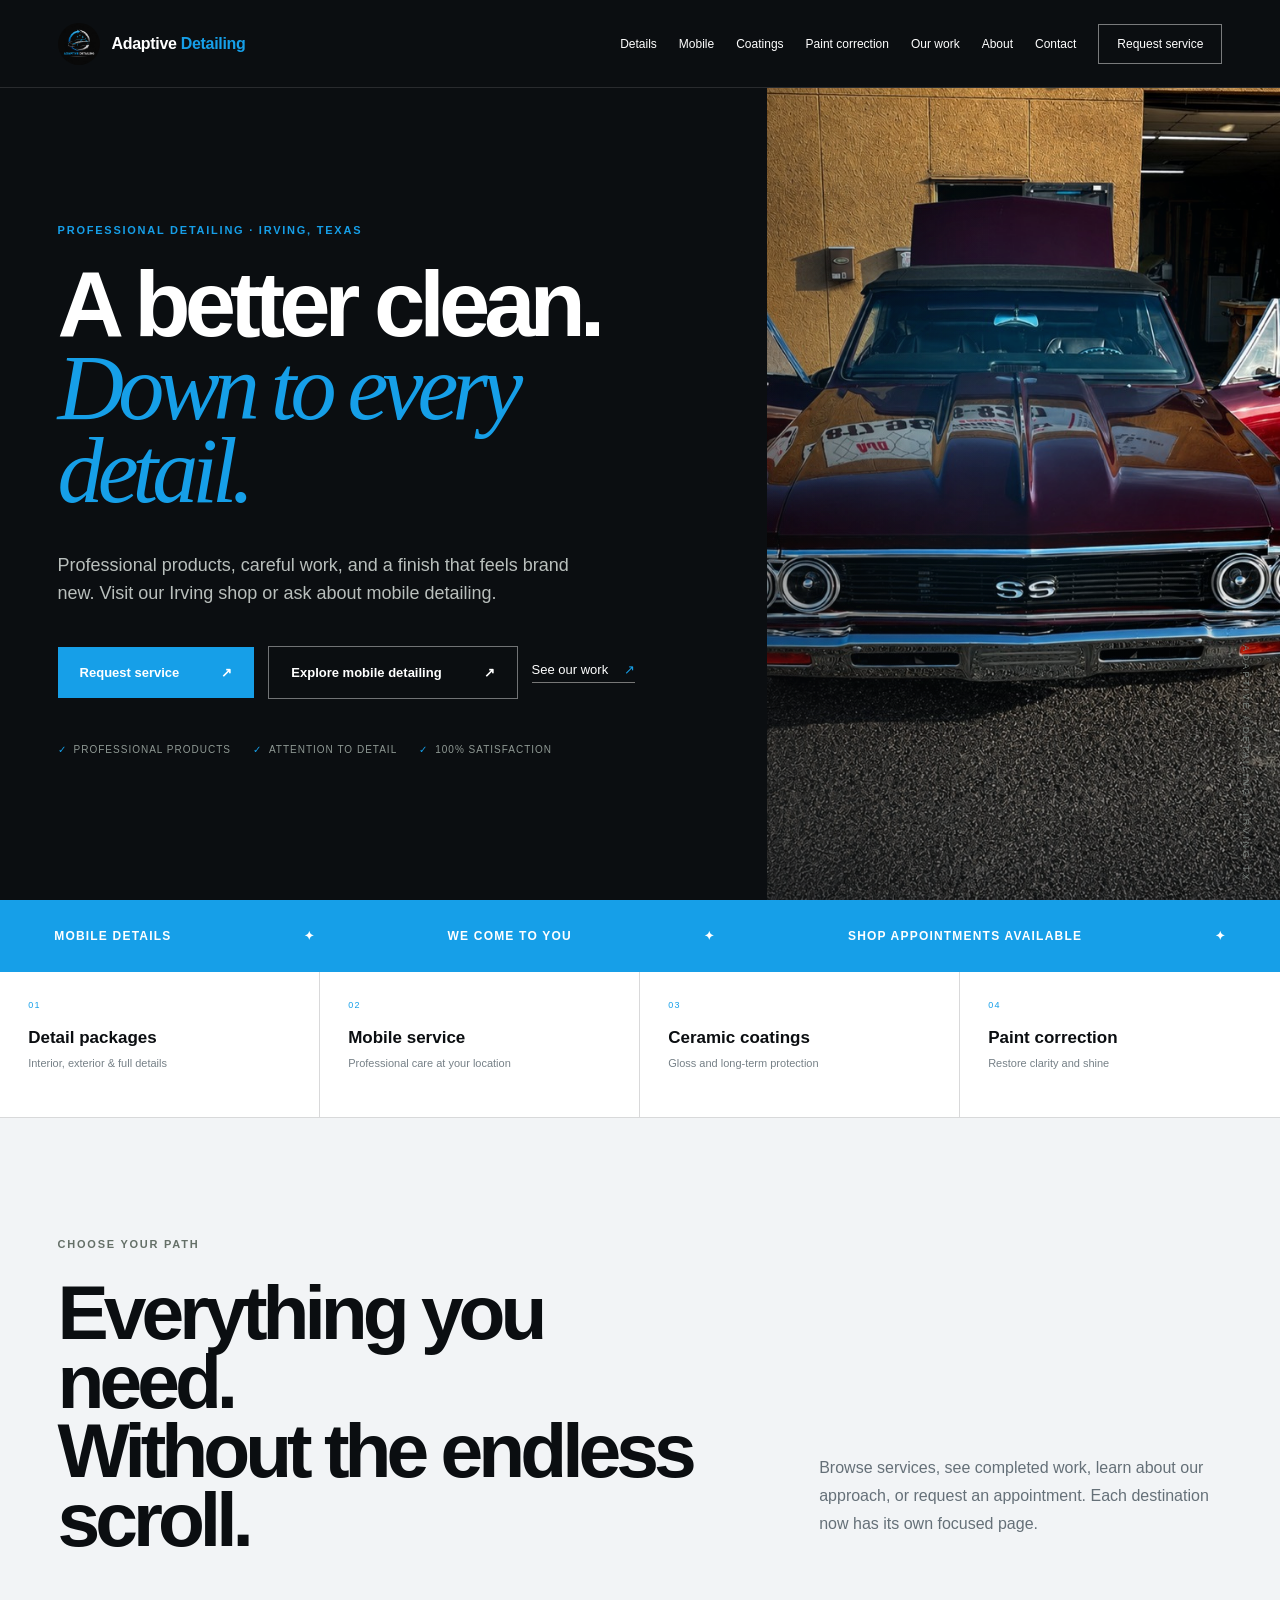
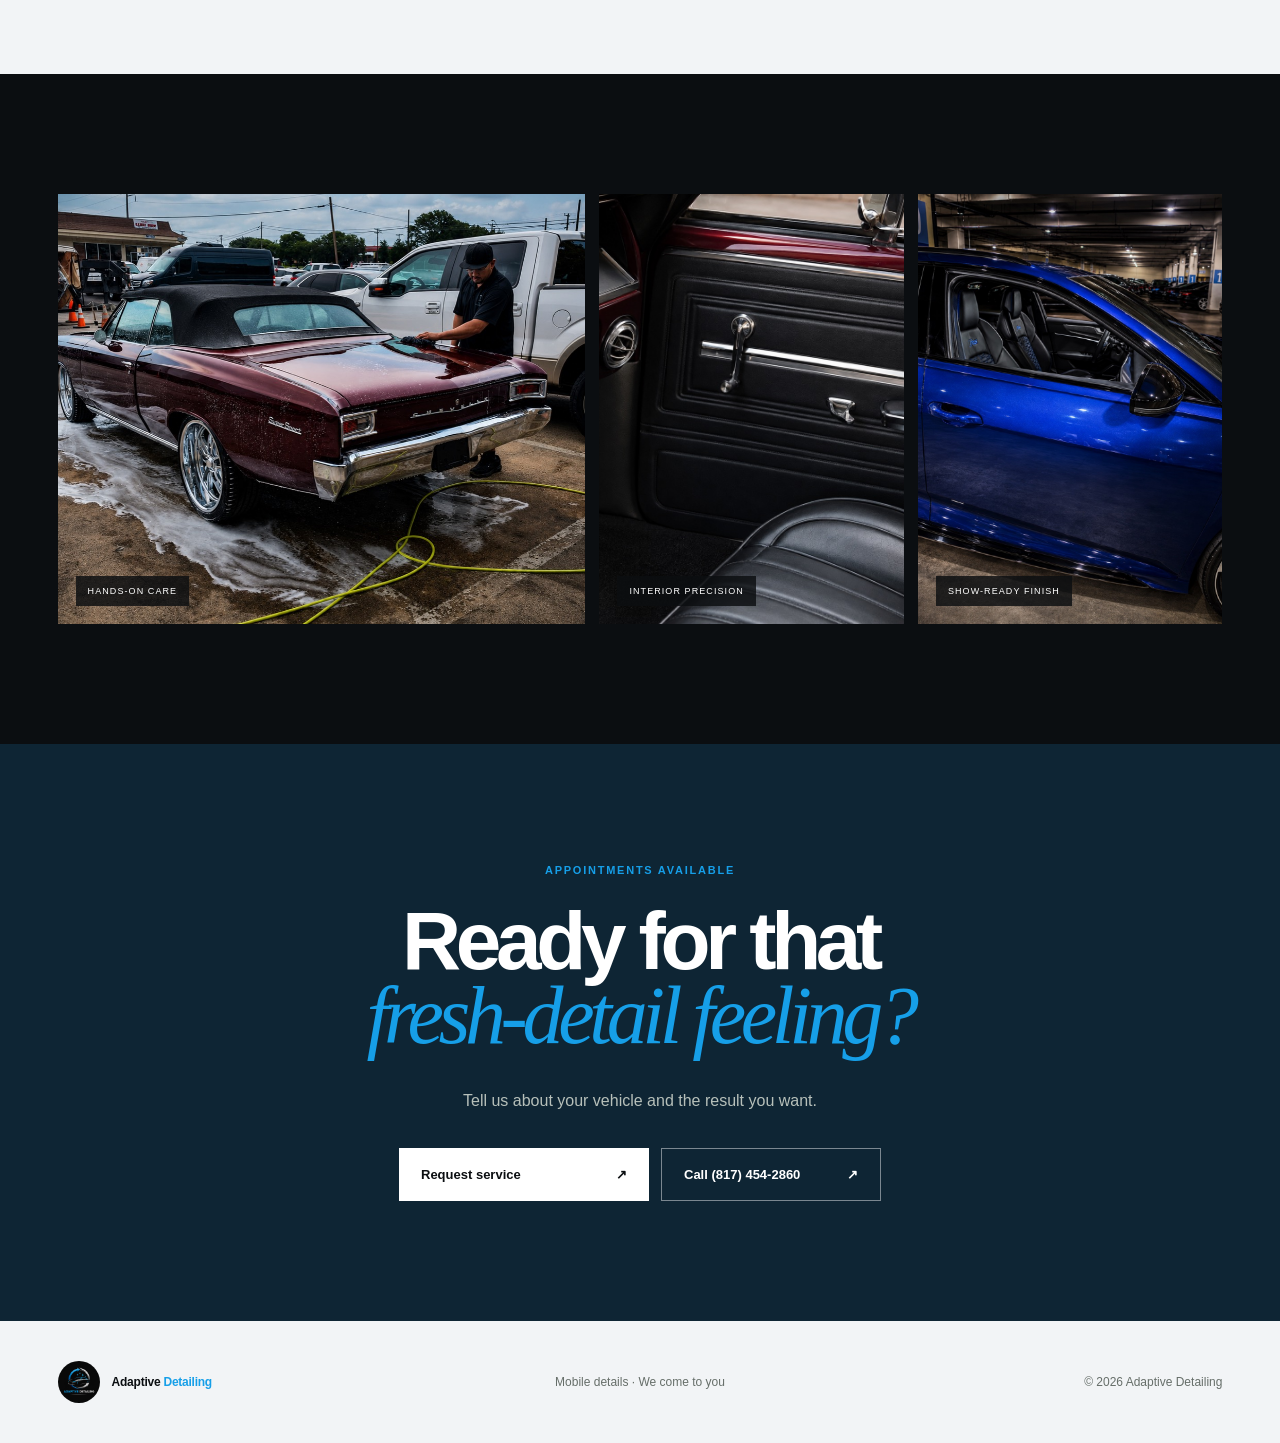
<file: index.html>
<!doctype html>
<html lang="en">
<head>
  <meta charset="utf-8"><meta name="viewport" content="width=device-width, initial-scale=1">
  <meta name="description" content="Professional shop and mobile automotive detailing in Irving, Texas.">
  <meta name="theme-color" content="#0b0e11"><title>Adaptive Detailing | Irving, TX</title>
  <link rel="canonical" href="https://adaptivedetaildfw.vip/"><link rel="icon" href="adaptive-detailing-logo.jpg"><link rel="stylesheet" href="styles.css">
</head>
<body><main>
  <nav class="nav" aria-label="Main navigation">
    <a class="brand" href="index.html" aria-label="Adaptive Detailing home"><img src="adaptive-detailing-logo.jpg" alt=""><span>Adaptive <b>Detailing</b></span></a>
    <button class="menu-toggle" type="button" aria-expanded="false" aria-controls="site-menu"><span></span><span></span><span></span><b>Menu</b></button>
    <div class="nav-links" id="site-menu"><a href="services.html">Details</a><a href="mobile.html">Mobile</a><a href="coatings.html">Coatings</a><a href="paint-correction.html">Paint correction</a><a href="work.html">Our work</a><a href="about.html">About</a><a href="contact.html">Contact</a><a class="mobile-inquiry-link" href="request-service.html#inquiry">Request inquiry</a><a class="nav-cta" href="request-service.html">Request service</a></div>
  </nav>
  <section class="hero">
    <div class="hero-copy"><p class="eyebrow">Professional detailing · Irving, Texas</p><h1>A better clean.<br><em>Down to every detail.</em></h1><p class="hero-text">Professional products, careful work, and a finish that feels brand new. Visit our Irving shop or ask about mobile detailing.</p><div class="hero-actions"><a class="button button-primary" href="request-service.html">Request service <span>↗</span></a><a class="button button-mobile" href="mobile.html">Explore mobile detailing <span>↗</span></a><a class="text-link" href="work.html">See our work <span>↗</span></a></div><div class="hero-proof"><span>Professional products</span><span>Attention to detail</span><span>100% satisfaction</span></div></div>
    <div class="hero-visual"><img class="hero-photo" src="1-Photo-1.jpg" alt="Freshly detailed classic Chevrolet at the Adaptive Detailing shop"><div class="blue-glow" aria-hidden="true"></div><p class="vertical-type">ADAPTIVE / DETAILING / IRVING TX</p></div>
  </section>
  <section class="marquee" aria-label="Brand values"><span>Mobile details</span><i>✦</i><span>We come to you</span><i>✦</i><span>Shop appointments available</span><i>✦</i></section>
  <nav class="service-menu" aria-label="Explore our services"><a href="services.html"><small>01</small><strong>Detail packages</strong><span>Interior, exterior &amp; full details</span></a><a href="mobile.html"><small>02</small><strong>Mobile service</strong><span>Professional care at your location</span></a><a href="coatings.html"><small>03</small><strong>Ceramic coatings</strong><span>Gloss and long-term protection</span></a><a href="paint-correction.html"><small>04</small><strong>Paint correction</strong><span>Restore clarity and shine</span></a></nav>
  <section class="home-intro section"><div><p class="eyebrow dark">Choose your path</p><h2>Everything you need.<br>Without the endless scroll.</h2></div><p>Browse services, see completed work, learn about our approach, or request an appointment. Each destination now has its own focused page.</p></section>
  <section class="work-strip home-work" aria-label="Recent detailing work"><figure class="work-wide"><img src="5-Photo-5.jpg" alt="Adaptive Detailing hand washing a classic Chevrolet"><figcaption>Hands-on care</figcaption></figure><figure><img src="8-Photo-8.jpg" alt="Restored classic car interior"><figcaption>Interior precision</figcaption></figure><figure><img src="11-Photo-11.jpg" alt="Polished blue performance vehicle"><figcaption>Show-ready finish</figcaption></figure></section>
  <section class="contact section"><p class="eyebrow">Appointments available</p><h2>Ready for that<br><em>fresh-detail feeling?</em></h2><p>Tell us about your vehicle and the result you want.</p><div class="contact-actions"><a class="button button-light" href="request-service.html">Request service <span>↗</span></a><a class="button button-outline" href="tel:8174542860">Call (817) 454-2860 <span>↗</span></a></div></section>
  <footer><a class="brand" href="index.html"><img src="adaptive-detailing-logo.jpg" alt=""><span>Adaptive <b>Detailing</b></span></a><p>Mobile details · We come to you</p><p>© 2026 Adaptive Detailing</p></footer>
</main><script src="google-ads.js"></script><script src="script.js"></script></body></html>
</file>
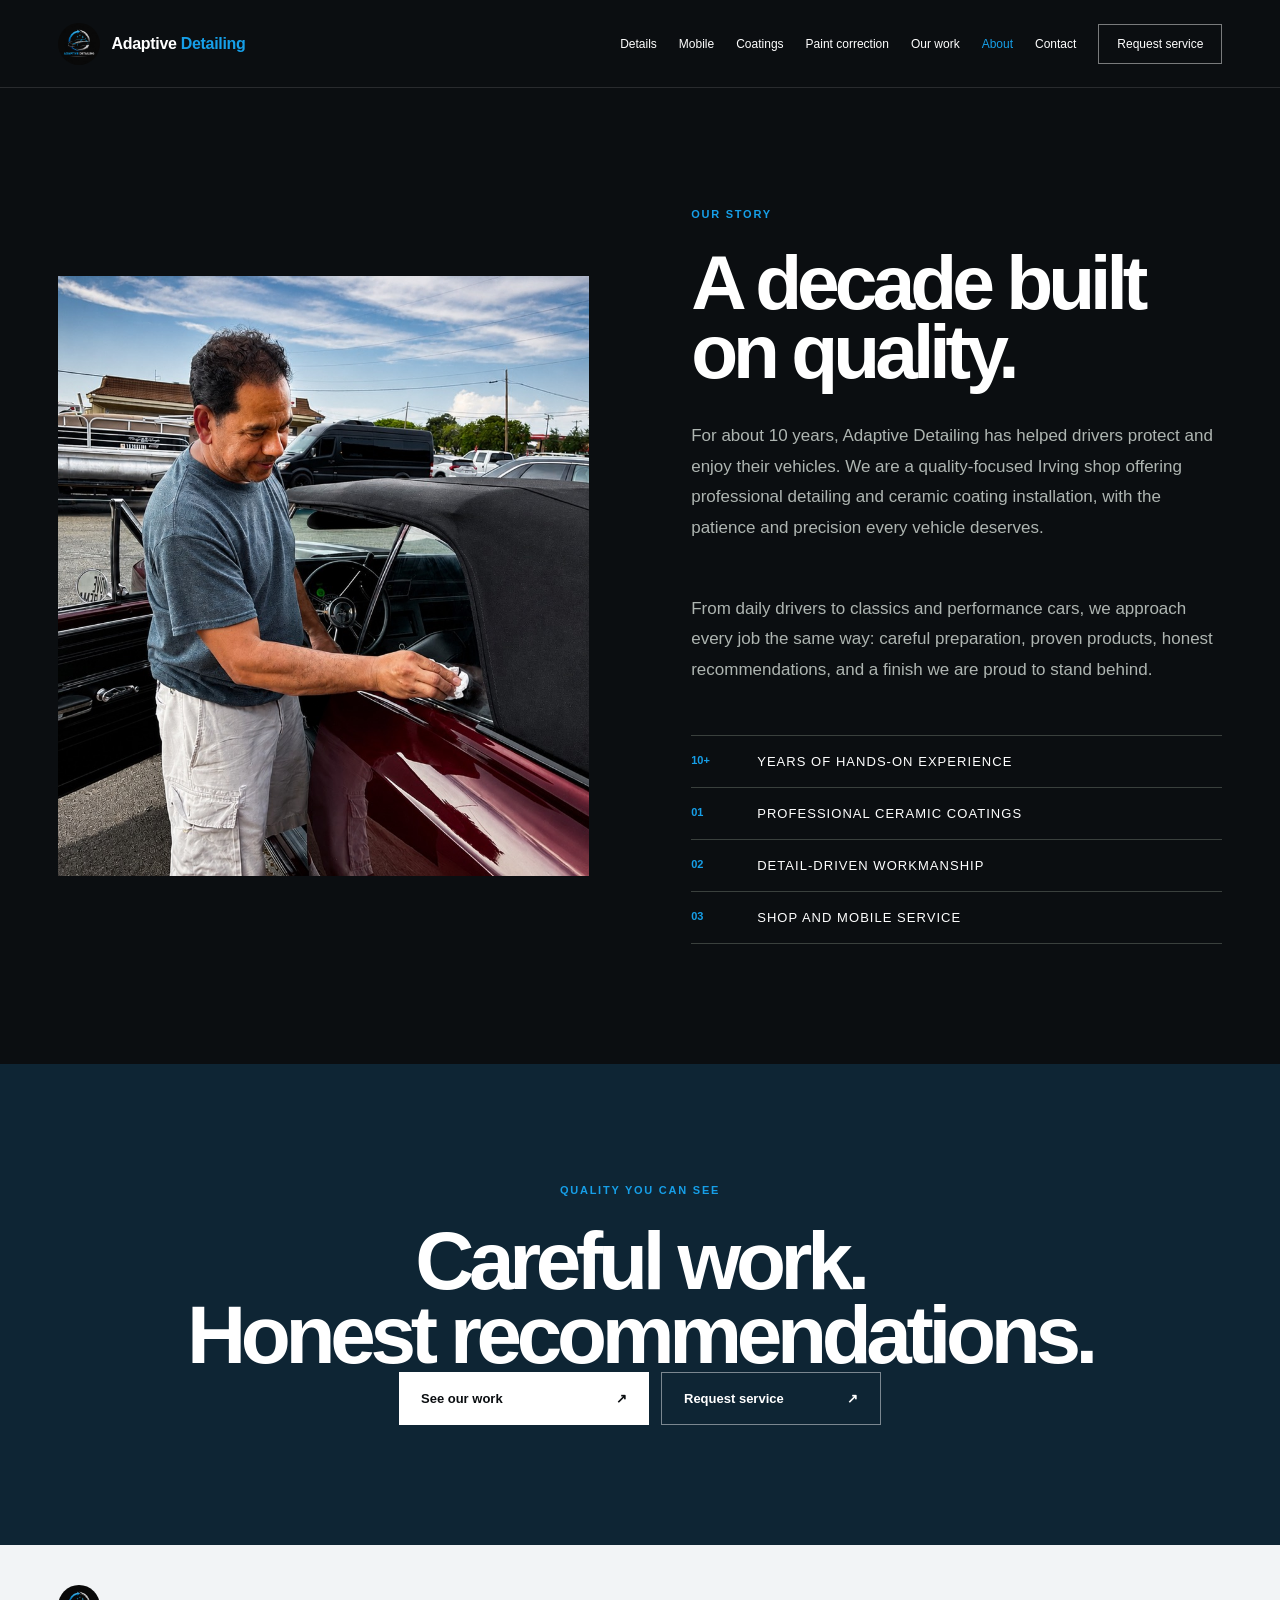
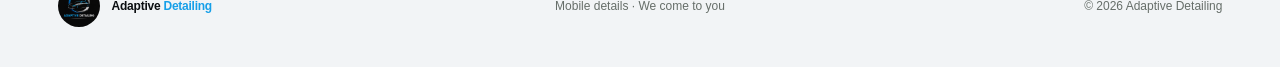
<file: about.html>
<!doctype html><html lang="en"><head><meta charset="utf-8"><meta name="viewport" content="width=device-width,initial-scale=1"><meta name="description" content="About Adaptive Detailing in Irving, Texas."><title>About Us | Adaptive Detailing</title><link rel="icon" href="adaptive-detailing-logo.jpg"><link rel="stylesheet" href="styles.css"></head><body><main>
<nav class="nav" aria-label="Main navigation"><a class="brand" href="index.html"><img src="adaptive-detailing-logo.jpg" alt=""><span>Adaptive <b>Detailing</b></span></a><button class="menu-toggle" type="button" aria-expanded="false" aria-controls="site-menu"><span></span><span></span><span></span><b>Menu</b></button><div class="nav-links" id="site-menu"><a href="services.html">Details</a><a href="mobile.html">Mobile</a><a href="coatings.html">Coatings</a><a href="paint-correction.html">Paint correction</a><a href="work.html">Our work</a><a class="active-page" href="about.html">About</a><a href="contact.html">Contact</a><a class="mobile-inquiry-link" href="request-service.html#inquiry">Request inquiry</a><a class="nav-cta" href="request-service.html">Request service</a></div></nav>
<section class="about section"><div class="about-art"><img src="4-Photo-4.jpg" alt="Adaptive Detailing professional carefully finishing a classic car"></div><div class="about-copy"><p class="eyebrow">Our story</p><h2>A decade built<br>on quality.</h2><p>For about 10 years, Adaptive Detailing has helped drivers protect and enjoy their vehicles. We are a quality-focused Irving shop offering professional detailing and ceramic coating installation, with the patience and precision every vehicle deserves.</p><p>From daily drivers to classics and performance cars, we approach every job the same way: careful preparation, proven products, honest recommendations, and a finish we are proud to stand behind.</p><div class="principles"><div><strong>10+</strong><span>Years of hands-on experience</span></div><div><strong>01</strong><span>Professional ceramic coatings</span></div><div><strong>02</strong><span>Detail-driven workmanship</span></div><div><strong>03</strong><span>Shop and mobile service</span></div></div></div></section><section class="contact section"><p class="eyebrow">Quality you can see</p><h2>Careful work.<br>Honest recommendations.</h2><div class="contact-actions"><a class="button button-light" href="work.html">See our work <span>↗</span></a><a class="button button-outline" href="request-service.html">Request service <span>↗</span></a></div></section><footer><a class="brand" href="index.html"><img src="adaptive-detailing-logo.jpg" alt=""><span>Adaptive <b>Detailing</b></span></a><p>Mobile details · We come to you</p><p>© 2026 Adaptive Detailing</p></footer></main><script src="google-ads.js"></script><script src="script.js"></script></body></html>
</file>
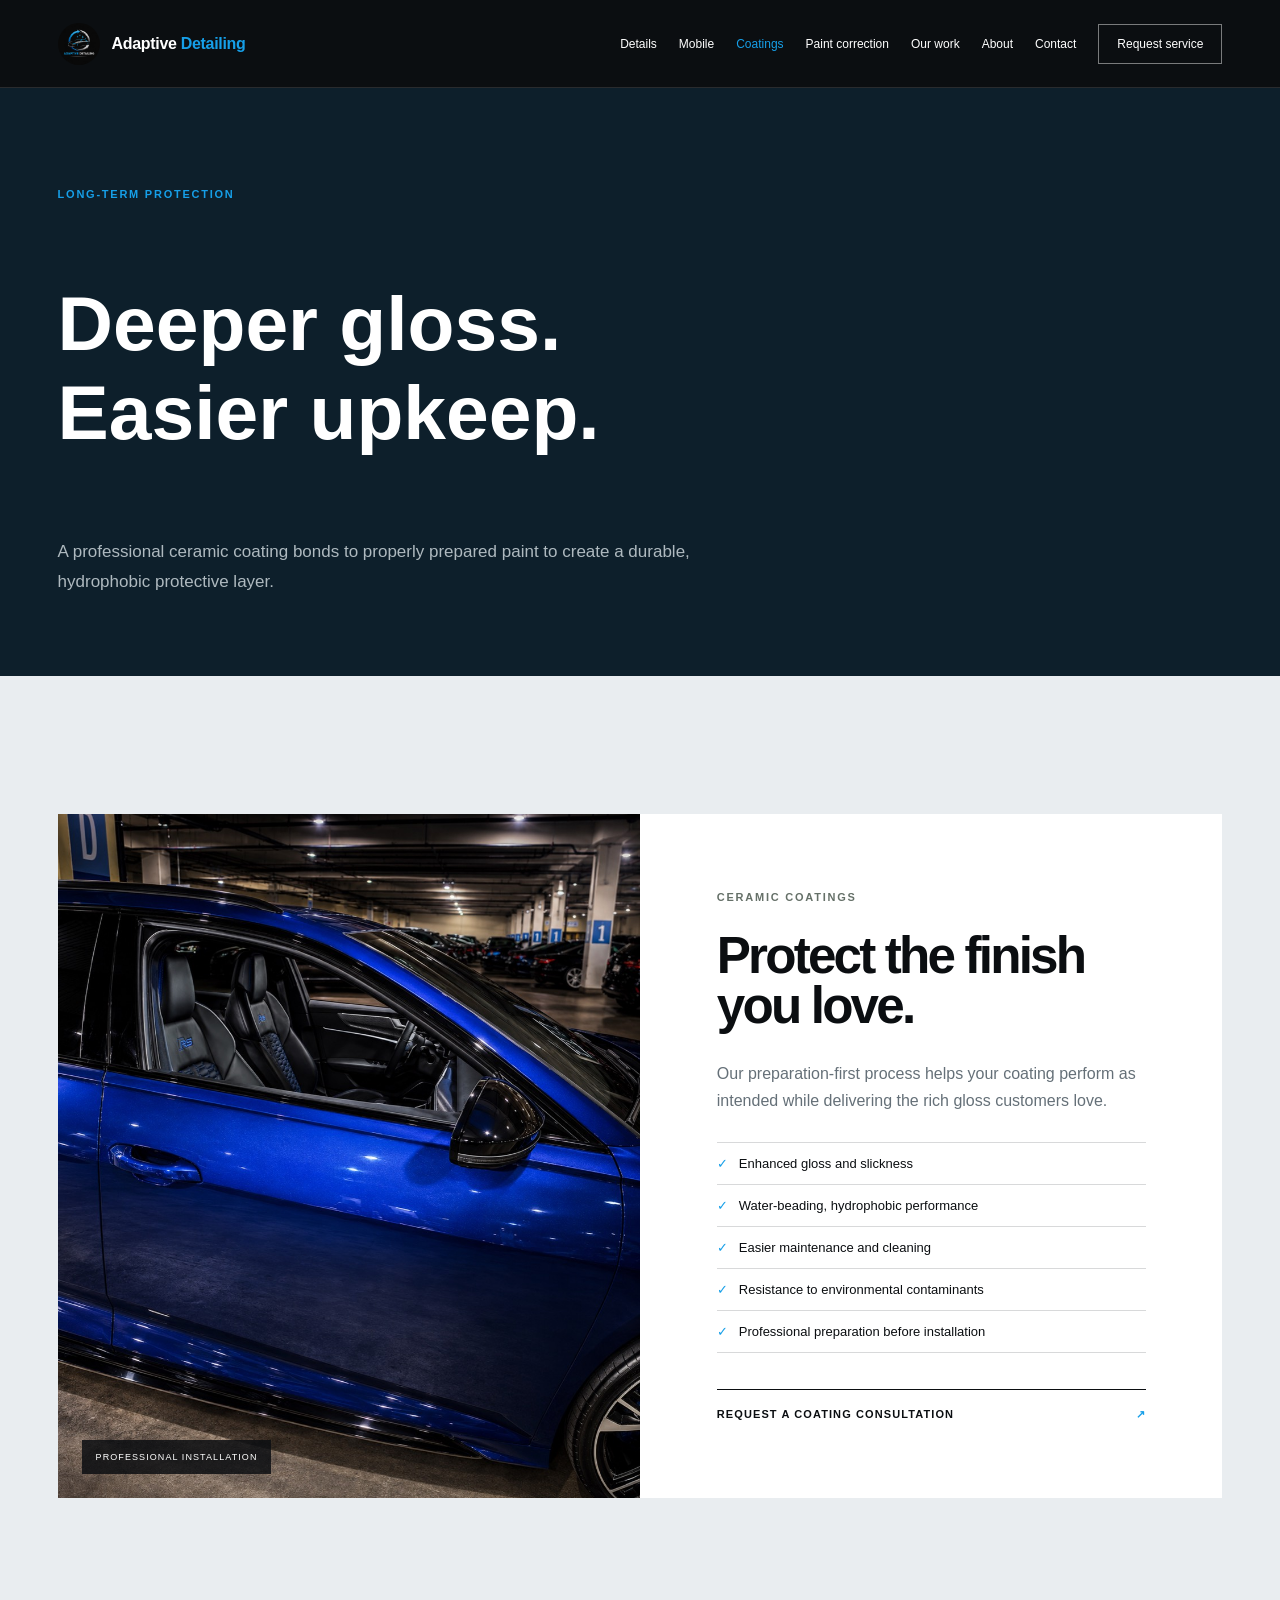
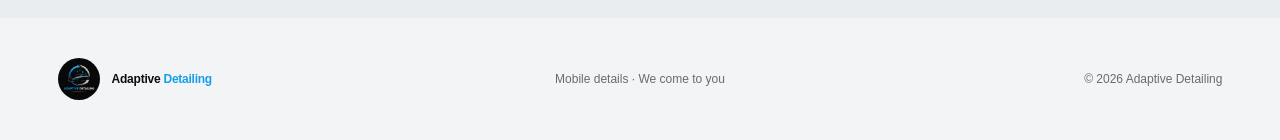
<file: coatings.html>
<!doctype html><html lang="en"><head><meta charset="utf-8"><meta name="viewport" content="width=device-width,initial-scale=1"><meta name="description" content="Professional ceramic coatings in Irving, Texas."><title>Ceramic Coatings | Adaptive Detailing</title><link rel="icon" href="adaptive-detailing-logo.jpg"><link rel="stylesheet" href="styles.css"></head><body><main>
<nav class="nav" aria-label="Main navigation"><a class="brand" href="index.html"><img src="adaptive-detailing-logo.jpg" alt=""><span>Adaptive <b>Detailing</b></span></a><button class="menu-toggle" type="button" aria-expanded="false" aria-controls="site-menu"><span></span><span></span><span></span><b>Menu</b></button><div class="nav-links" id="site-menu"><a href="services.html">Details</a><a href="mobile.html">Mobile</a><a class="active-page" href="coatings.html">Coatings</a><a href="paint-correction.html">Paint correction</a><a href="work.html">Our work</a><a href="about.html">About</a><a href="contact.html">Contact</a><a class="mobile-inquiry-link" href="request-service.html#inquiry">Request inquiry</a><a class="nav-cta" href="request-service.html">Request service</a></div></nav>
<header class="page-hero"><p class="eyebrow">Long-term protection</p><h1>Deeper gloss.<br>Easier upkeep.</h1><p>A professional ceramic coating bonds to properly prepared paint to create a durable, hydrophobic protective layer.</p></header><section class="specialty-services section"><article class="specialty-card"><div class="specialty-image"><img src="11-Photo-11.jpg" alt="Glossy blue vehicle displaying a protected finish"><span>Professional installation</span></div><div class="specialty-copy"><p class="eyebrow dark">Ceramic coatings</p><h3>Protect the finish you love.</h3><p>Our preparation-first process helps your coating perform as intended while delivering the rich gloss customers love.</p><ul><li>Enhanced gloss and slickness</li><li>Water-beading, hydrophobic performance</li><li>Easier maintenance and cleaning</li><li>Resistance to environmental contaminants</li><li>Professional preparation before installation</li></ul><a href="request-service.html?service=coating">Request a coating consultation <span>↗</span></a></div></article></section><footer><a class="brand" href="index.html"><img src="adaptive-detailing-logo.jpg" alt=""><span>Adaptive <b>Detailing</b></span></a><p>Mobile details · We come to you</p><p>© 2026 Adaptive Detailing</p></footer></main><script src="google-ads.js"></script><script src="script.js"></script></body></html>
</file>
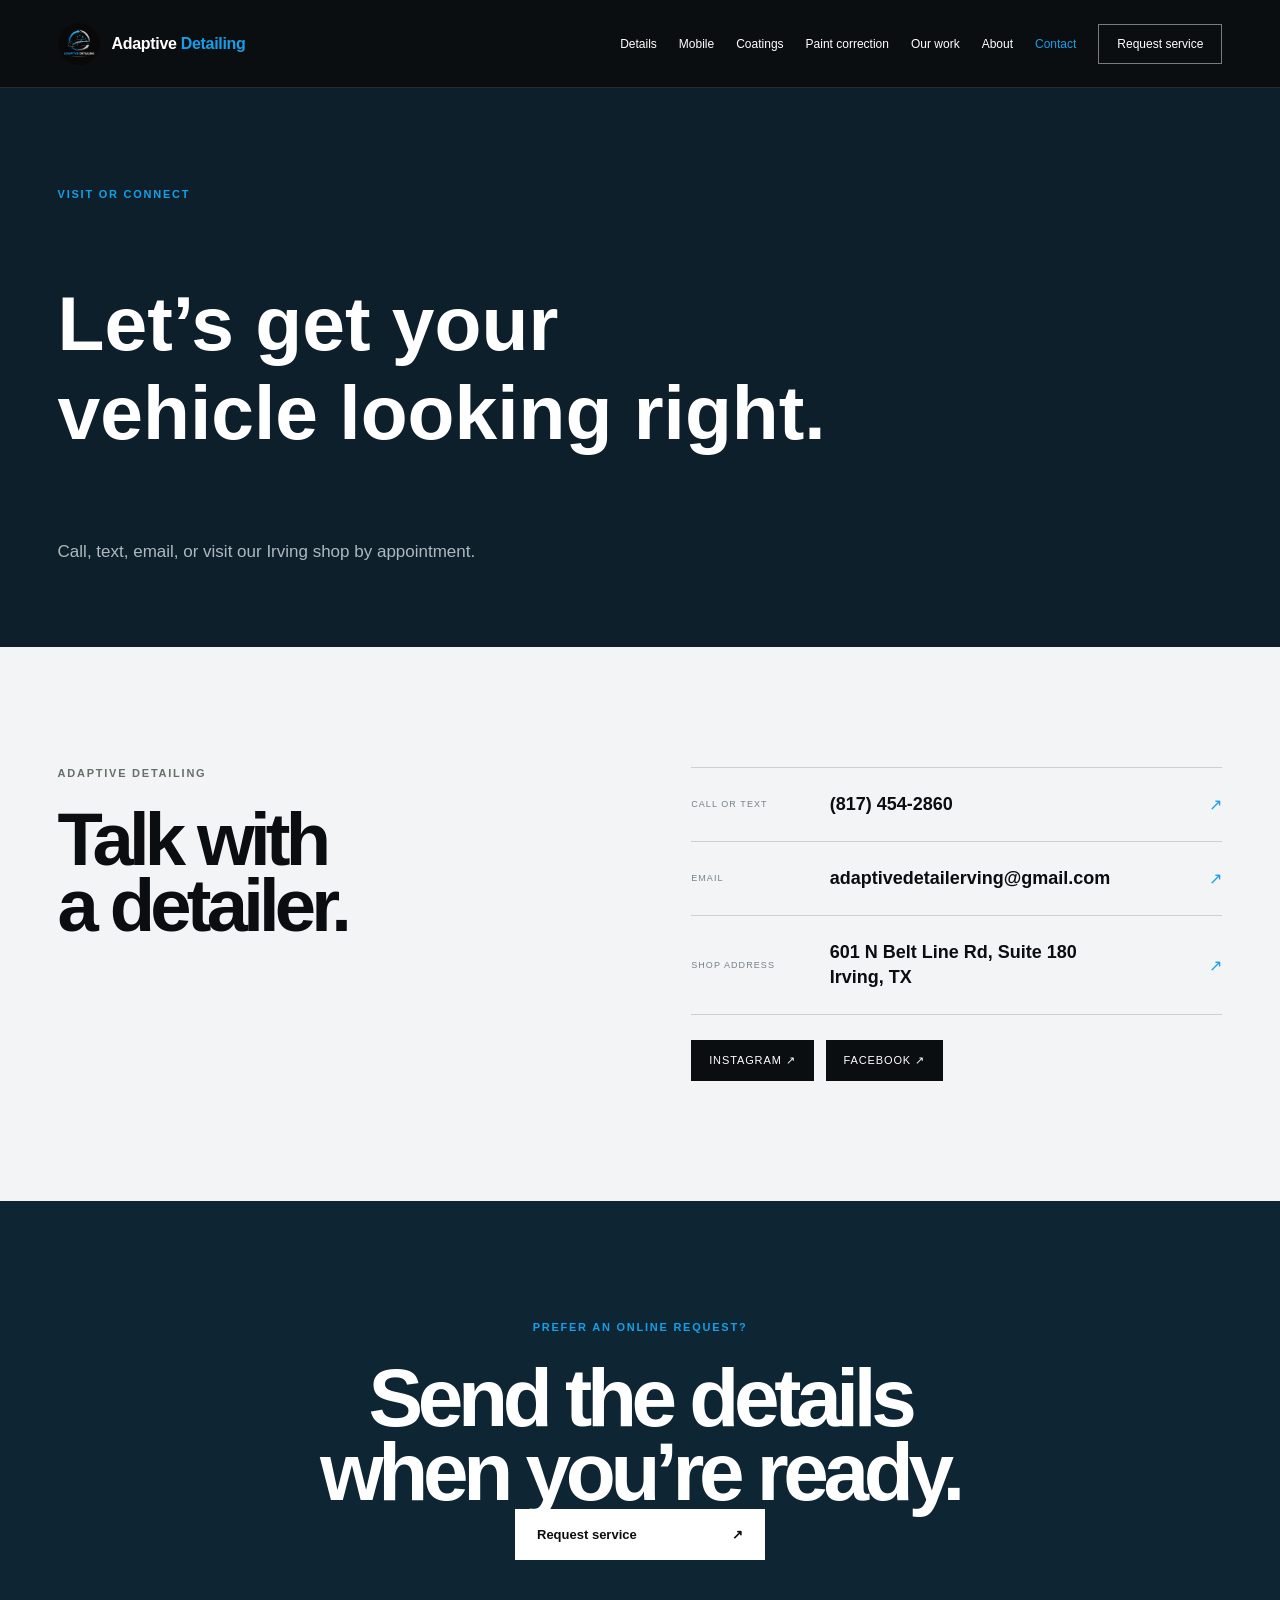
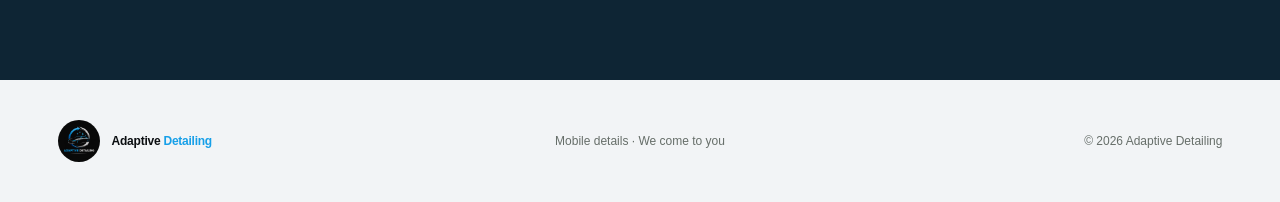
<file: contact.html>
<!doctype html><html lang="en"><head><meta charset="utf-8"><meta name="viewport" content="width=device-width,initial-scale=1"><meta name="description" content="Contact Adaptive Detailing in Irving, Texas."><title>Contact | Adaptive Detailing</title><link rel="icon" href="adaptive-detailing-logo.jpg"><link rel="stylesheet" href="styles.css"></head><body><main>
<nav class="nav" aria-label="Main navigation"><a class="brand" href="index.html"><img src="adaptive-detailing-logo.jpg" alt=""><span>Adaptive <b>Detailing</b></span></a><button class="menu-toggle" type="button" aria-expanded="false" aria-controls="site-menu"><span></span><span></span><span></span><b>Menu</b></button><div class="nav-links" id="site-menu"><a href="services.html">Details</a><a href="mobile.html">Mobile</a><a href="coatings.html">Coatings</a><a href="paint-correction.html">Paint correction</a><a href="work.html">Our work</a><a href="about.html">About</a><a class="active-page" href="contact.html">Contact</a><a class="mobile-inquiry-link" href="request-service.html#inquiry">Request inquiry</a><a class="nav-cta" href="request-service.html">Request service</a></div></nav>
<header class="page-hero"><p class="eyebrow">Visit or connect</p><h1>Let’s get your<br>vehicle looking right.</h1><p>Call, text, email, or visit our Irving shop by appointment.</p></header><section class="location section"><div><p class="eyebrow dark">Adaptive Detailing</p><h2>Talk with<br>a detailer.</h2></div><div class="contact-list"><a href="tel:8174542860"><small>Call or text</small><strong>(817) 454-2860</strong><span>↗</span></a><a href="mailto:adaptivedetailerving@gmail.com"><small>Email</small><strong>adaptivedetailerving@gmail.com</strong><span>↗</span></a><a href="https://maps.google.com/?q=601+N+Belt+Line+Rd+Suite+180+Irving+TX" target="_blank" rel="noreferrer"><small>Shop address</small><strong>601 N Belt Line Rd, Suite 180<br>Irving, TX</strong><span>↗</span></a><div class="social-row"><a href="https://www.instagram.com/adaptivedetailerving" target="_blank" rel="noreferrer">Instagram ↗</a><a href="https://www.facebook.com/share/1Rcv45FE3S/" target="_blank" rel="noreferrer">Facebook ↗</a></div></div></section><section class="contact section"><p class="eyebrow">Prefer an online request?</p><h2>Send the details<br>when you’re ready.</h2><a class="button button-light" href="request-service.html">Request service <span>↗</span></a></section><footer><a class="brand" href="index.html"><img src="adaptive-detailing-logo.jpg" alt=""><span>Adaptive <b>Detailing</b></span></a><p>Mobile details · We come to you</p><p>© 2026 Adaptive Detailing</p></footer></main><script src="google-ads.js"></script><script src="script.js"></script></body></html>
</file>
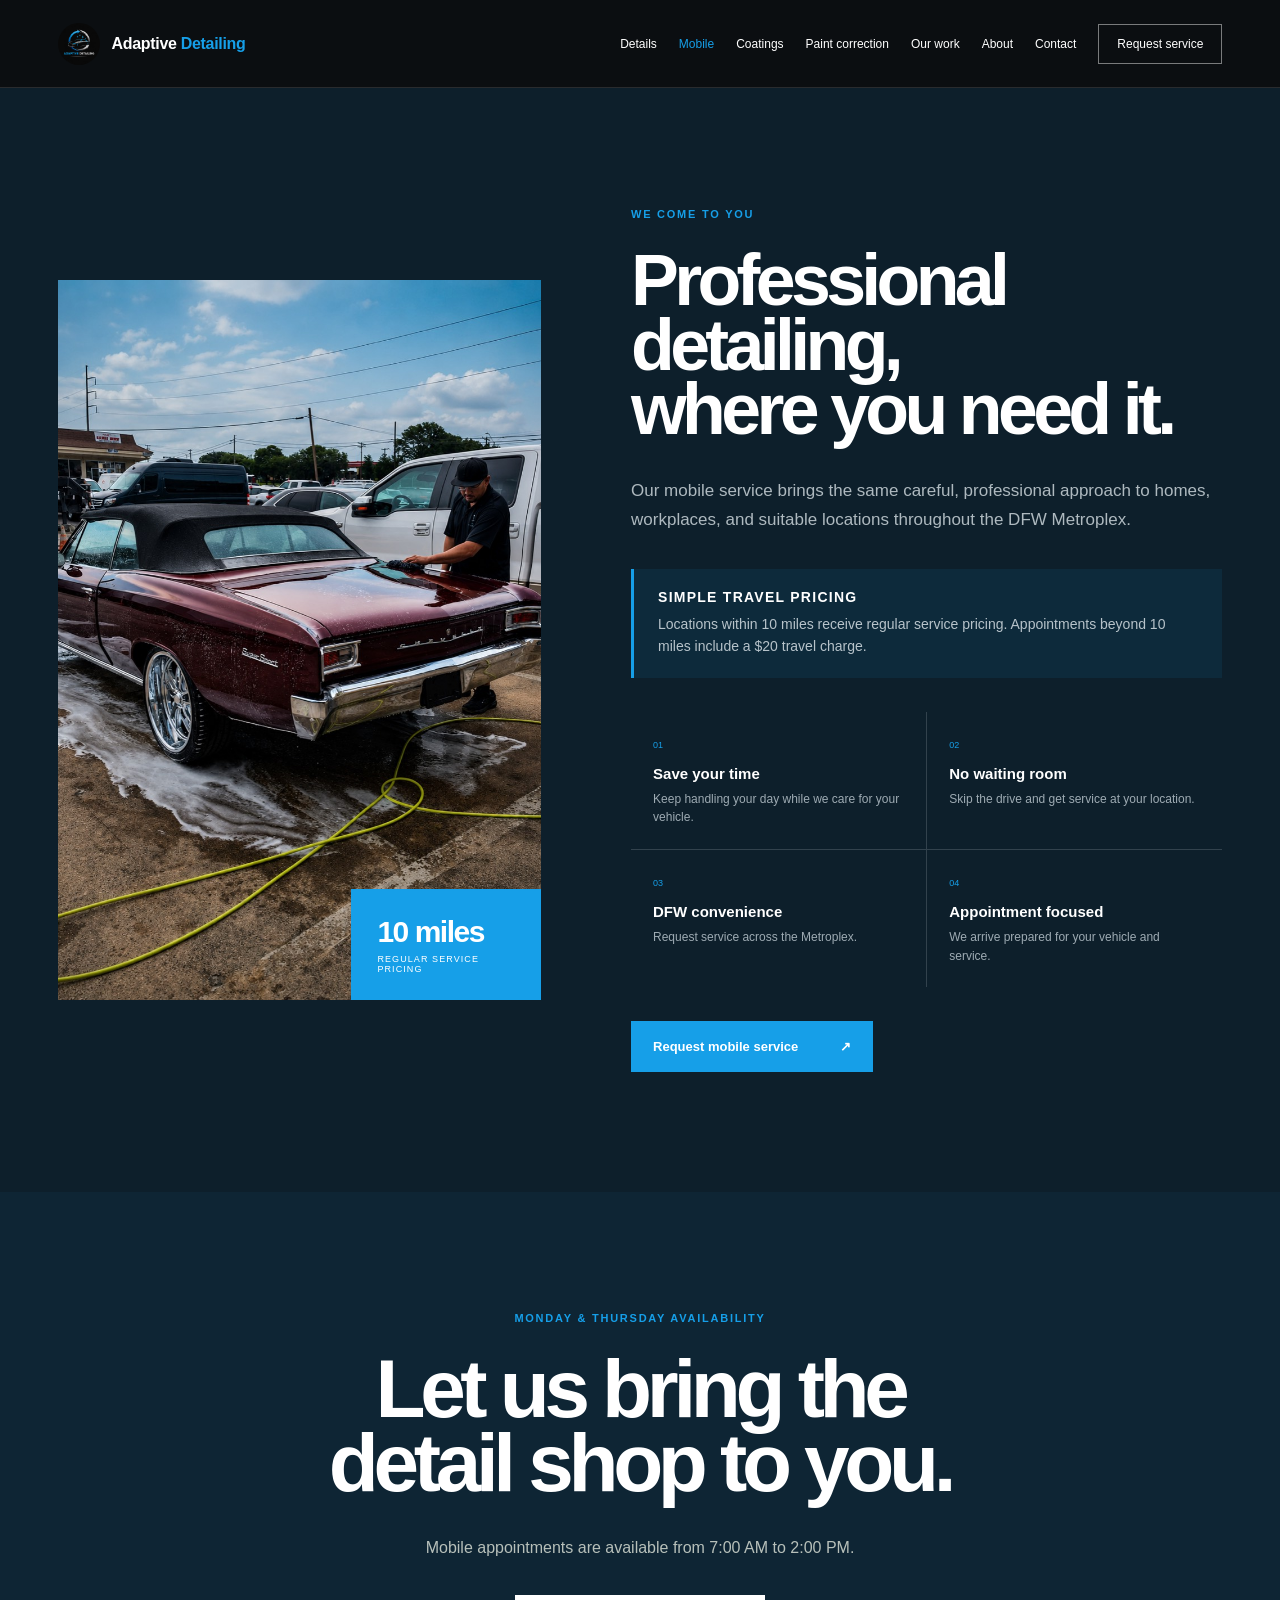
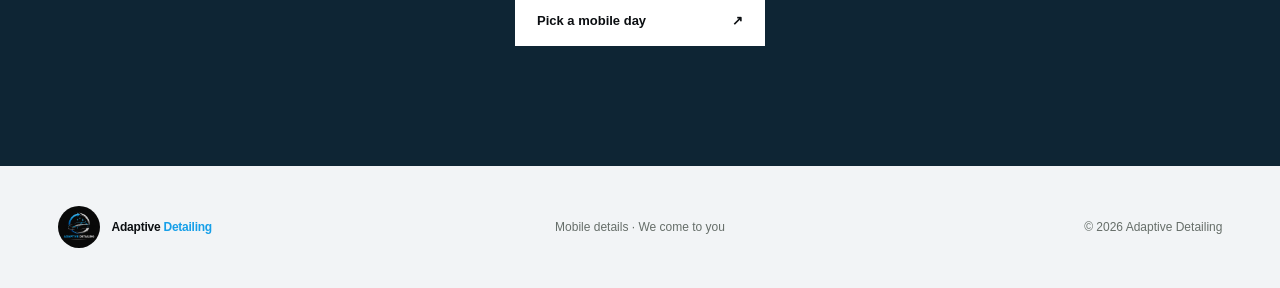
<file: mobile.html>
<!doctype html><html lang="en"><head><meta charset="utf-8"><meta name="viewport" content="width=device-width,initial-scale=1"><meta name="description" content="Mobile detailing throughout the DFW Metroplex."><title>Mobile Detailing | Adaptive Detailing</title><link rel="icon" href="adaptive-detailing-logo.jpg"><link rel="stylesheet" href="styles.css"></head><body><main>
<nav class="nav" aria-label="Main navigation"><a class="brand" href="index.html"><img src="adaptive-detailing-logo.jpg" alt=""><span>Adaptive <b>Detailing</b></span></a><button class="menu-toggle" type="button" aria-expanded="false" aria-controls="site-menu"><span></span><span></span><span></span><b>Menu</b></button><div class="nav-links" id="site-menu"><a href="services.html">Details</a><a class="active-page" href="mobile.html">Mobile</a><a href="coatings.html">Coatings</a><a href="paint-correction.html">Paint correction</a><a href="work.html">Our work</a><a href="about.html">About</a><a href="contact.html">Contact</a><a class="mobile-inquiry-link" href="request-service.html#inquiry">Request inquiry</a><a class="nav-cta" href="request-service.html">Request service</a></div></nav>
<section class="mobile-service section"><div class="mobile-service-photo"><img src="5-Photo-5.jpg" alt="Adaptive Detailing providing mobile service"><div class="distance-badge"><strong>10 miles</strong><span>Regular service pricing</span></div></div><div class="mobile-service-copy"><p class="eyebrow">We come to you</p><h2>Professional detailing,<br>where you need it.</h2><p>Our mobile service brings the same careful, professional approach to homes, workplaces, and suitable locations throughout the DFW Metroplex.</p><div class="travel-note"><strong>Simple travel pricing</strong><p>Locations within 10 miles receive regular service pricing. Appointments beyond 10 miles include a $20 travel charge.</p></div><div class="benefit-grid"><div><span>01</span><strong>Save your time</strong><p>Keep handling your day while we care for your vehicle.</p></div><div><span>02</span><strong>No waiting room</strong><p>Skip the drive and get service at your location.</p></div><div><span>03</span><strong>DFW convenience</strong><p>Request service across the Metroplex.</p></div><div><span>04</span><strong>Appointment focused</strong><p>We arrive prepared for your vehicle and service.</p></div></div><a class="button button-primary" href="request-service.html#mobile-request">Request mobile service <span>↗</span></a></div></section>
<section class="contact section"><p class="eyebrow">Monday &amp; Thursday availability</p><h2>Let us bring the<br>detail shop to you.</h2><p>Mobile appointments are available from 7:00 AM to 2:00 PM.</p><a class="button button-light" href="request-service.html#mobile-request">Pick a mobile day <span>↗</span></a></section><footer><a class="brand" href="index.html"><img src="adaptive-detailing-logo.jpg" alt=""><span>Adaptive <b>Detailing</b></span></a><p>Mobile details · We come to you</p><p>© 2026 Adaptive Detailing</p></footer></main><script src="google-ads.js"></script><script src="script.js"></script></body></html>
</file>
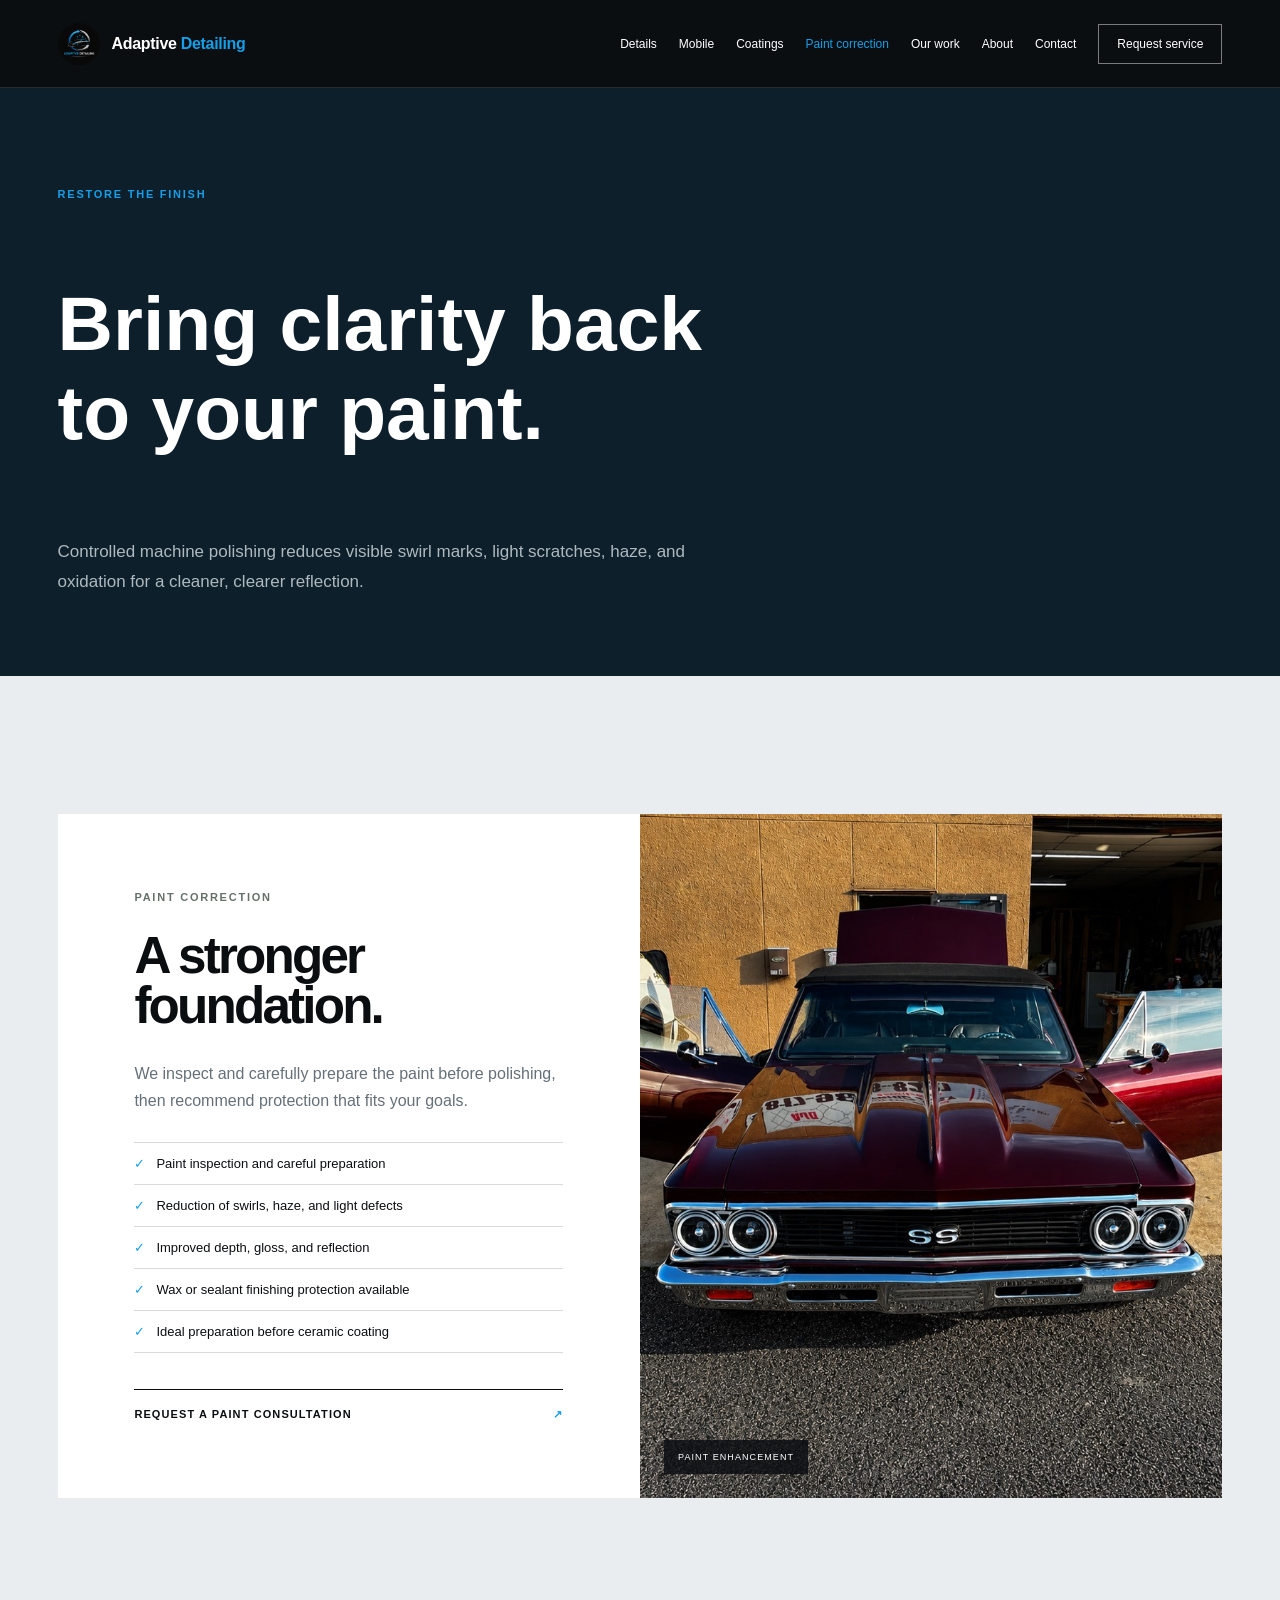
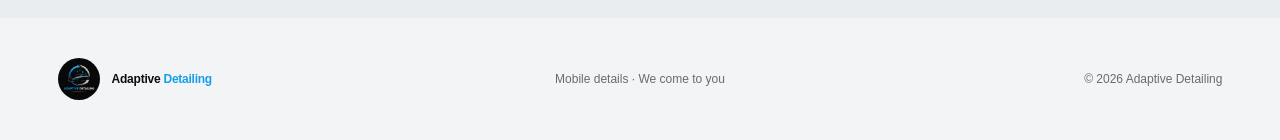
<file: paint-correction.html>
<!doctype html><html lang="en"><head><meta charset="utf-8"><meta name="viewport" content="width=device-width,initial-scale=1"><meta name="description" content="Professional paint correction in Irving, Texas."><title>Paint Correction | Adaptive Detailing</title><link rel="icon" href="adaptive-detailing-logo.jpg"><link rel="stylesheet" href="styles.css"></head><body><main>
<nav class="nav" aria-label="Main navigation"><a class="brand" href="index.html"><img src="adaptive-detailing-logo.jpg" alt=""><span>Adaptive <b>Detailing</b></span></a><button class="menu-toggle" type="button" aria-expanded="false" aria-controls="site-menu"><span></span><span></span><span></span><b>Menu</b></button><div class="nav-links" id="site-menu"><a href="services.html">Details</a><a href="mobile.html">Mobile</a><a href="coatings.html">Coatings</a><a class="active-page" href="paint-correction.html">Paint correction</a><a href="work.html">Our work</a><a href="about.html">About</a><a href="contact.html">Contact</a><a class="mobile-inquiry-link" href="request-service.html#inquiry">Request inquiry</a><a class="nav-cta" href="request-service.html">Request service</a></div></nav>
<header class="page-hero"><p class="eyebrow">Restore the finish</p><h1>Bring clarity back<br>to your paint.</h1><p>Controlled machine polishing reduces visible swirl marks, light scratches, haze, and oxidation for a cleaner, clearer reflection.</p></header><section class="specialty-services section"><article class="specialty-card reverse"><div class="specialty-image"><img src="1-Photo-1.jpg" alt="Classic Chevrolet with a reflective finish"><span>Paint enhancement</span></div><div class="specialty-copy"><p class="eyebrow dark">Paint correction</p><h3>A stronger foundation.</h3><p>We inspect and carefully prepare the paint before polishing, then recommend protection that fits your goals.</p><ul><li>Paint inspection and careful preparation</li><li>Reduction of swirls, haze, and light defects</li><li>Improved depth, gloss, and reflection</li><li>Wax or sealant finishing protection available</li><li>Ideal preparation before ceramic coating</li></ul><a href="request-service.html?service=paint">Request a paint consultation <span>↗</span></a></div></article></section><footer><a class="brand" href="index.html"><img src="adaptive-detailing-logo.jpg" alt=""><span>Adaptive <b>Detailing</b></span></a><p>Mobile details · We come to you</p><p>© 2026 Adaptive Detailing</p></footer></main><script src="google-ads.js"></script><script src="script.js"></script></body></html>
</file>
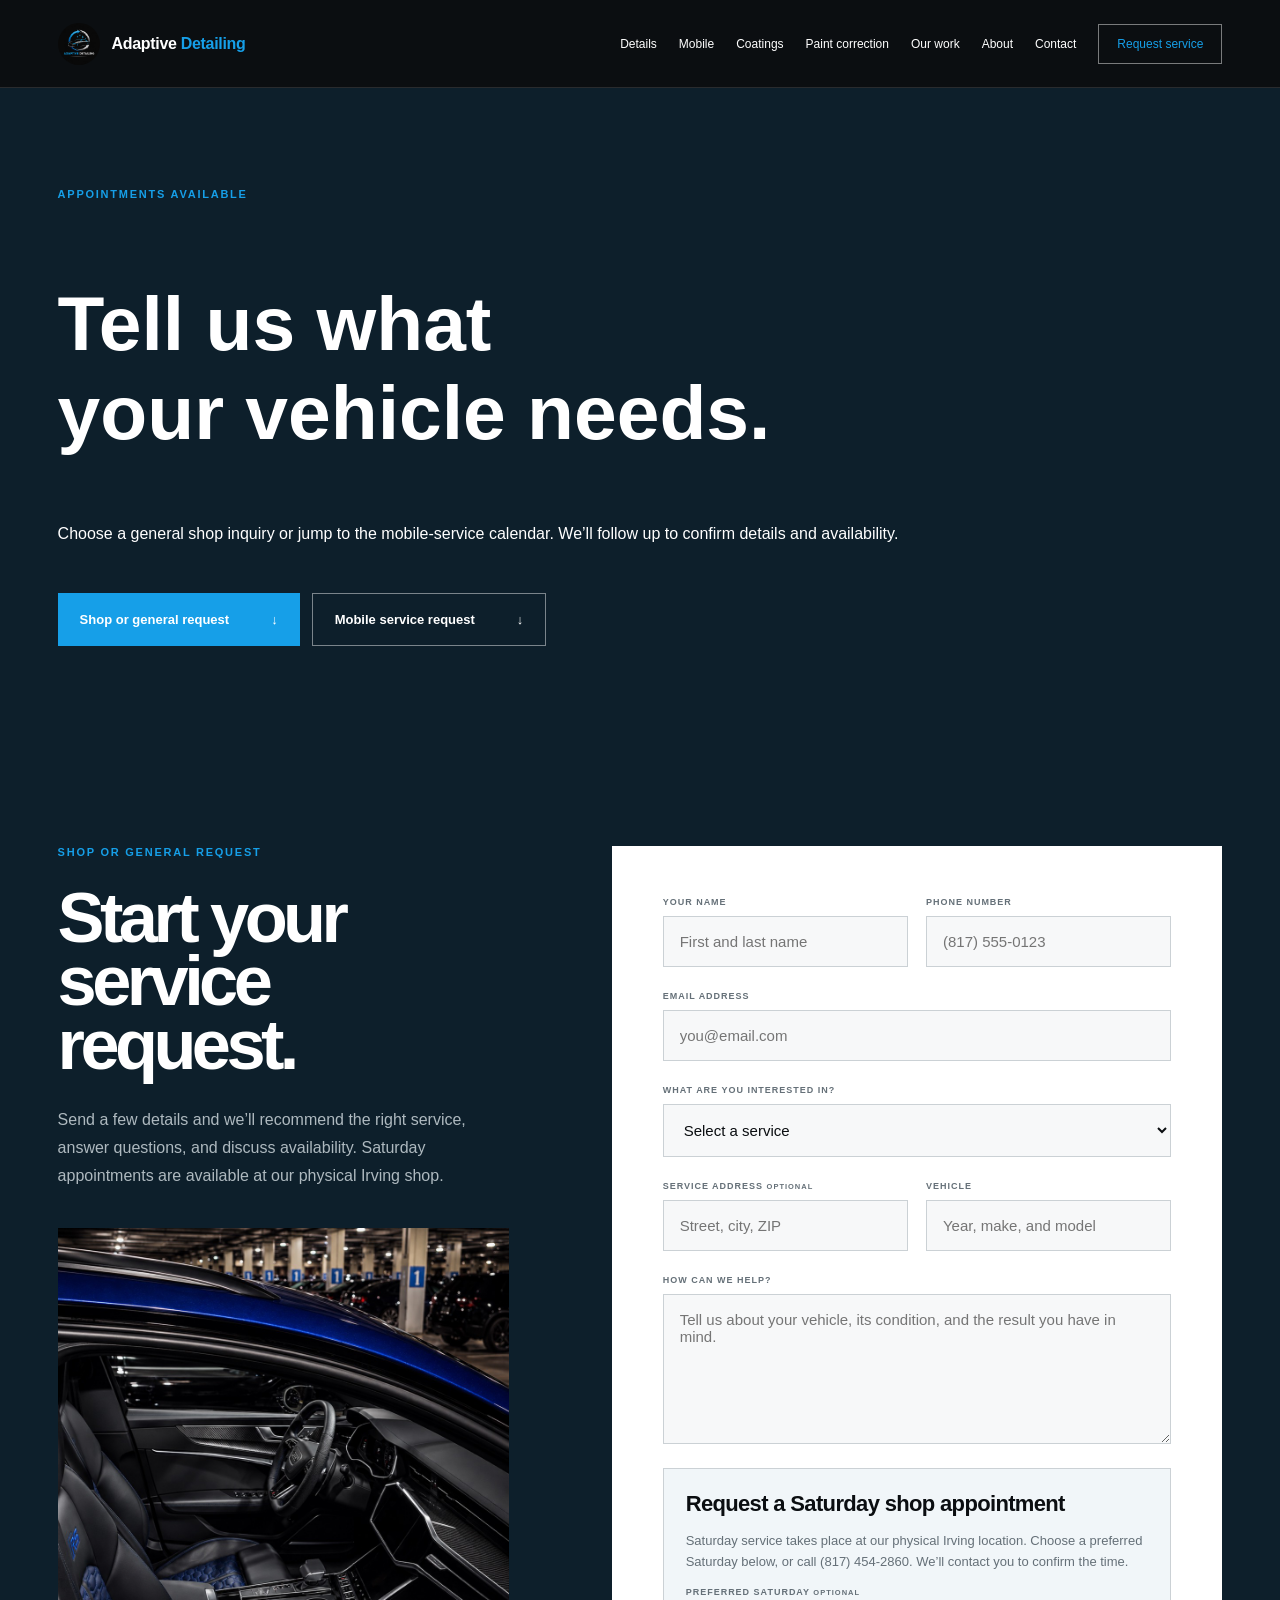
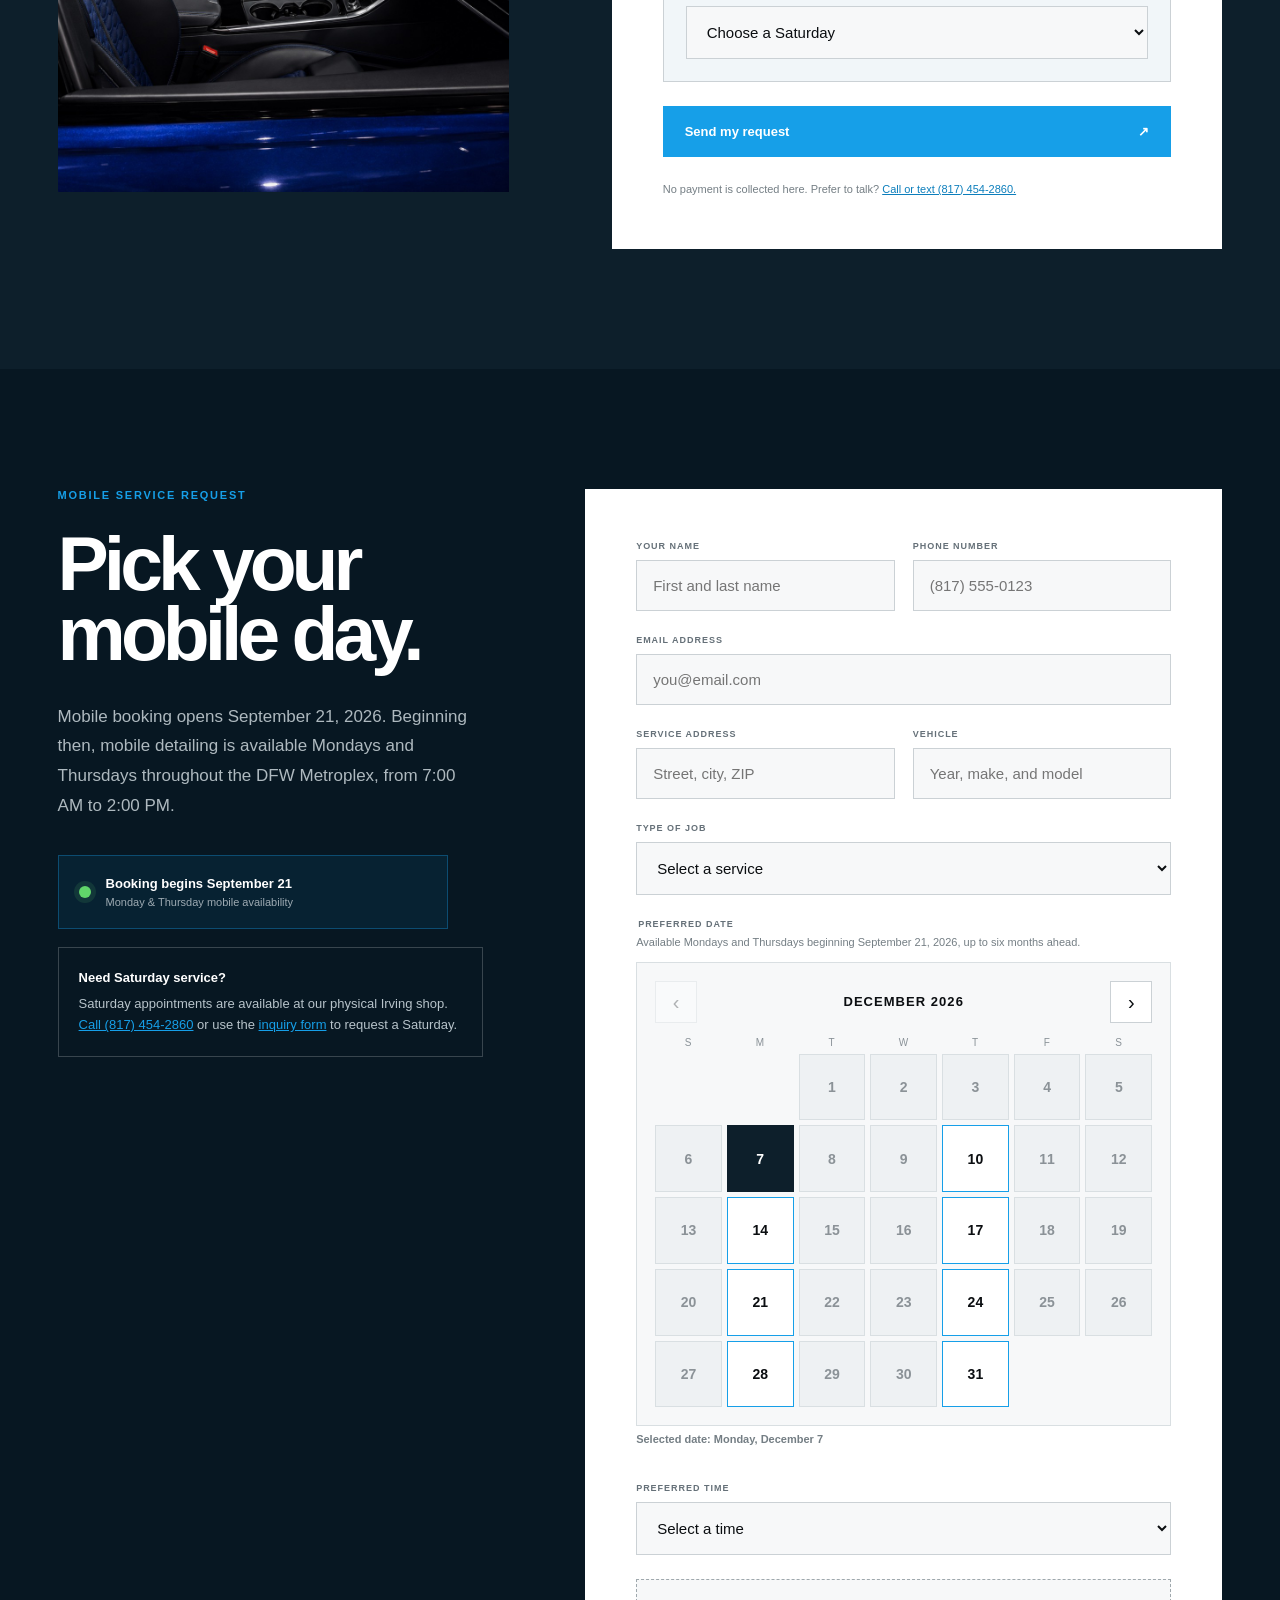
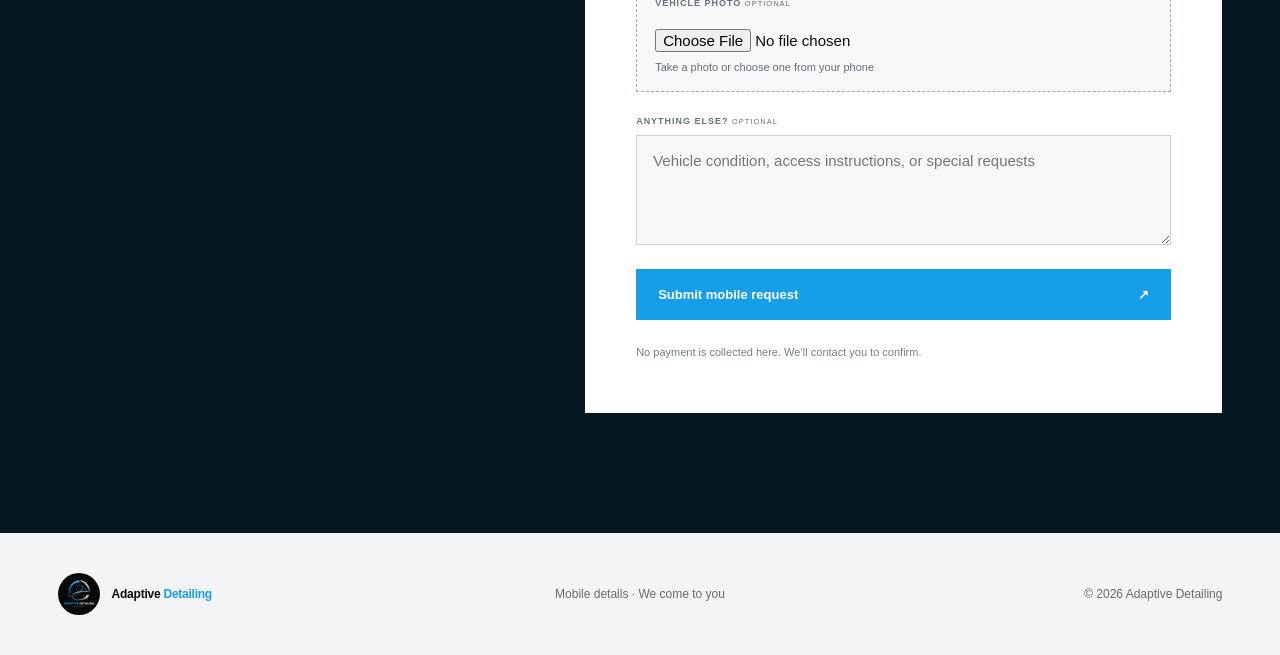
<file: request-service.html>
<!doctype html>
<html lang="en"><head><meta charset="utf-8"><meta name="viewport" content="width=device-width,initial-scale=1"><meta name="description" content="Request detailing service from Adaptive Detailing."><title>Request Service | Adaptive Detailing</title><link rel="icon" href="adaptive-detailing-logo.jpg"><link rel="stylesheet" href="styles.css"></head><body><main>
<nav class="nav" aria-label="Main navigation"><a class="brand" href="index.html"><img src="adaptive-detailing-logo.jpg" alt=""><span>Adaptive <b>Detailing</b></span></a><button class="menu-toggle" type="button" aria-expanded="false" aria-controls="site-menu"><span></span><span></span><span></span><b>Menu</b></button><div class="nav-links" id="site-menu"><a href="services.html">Details</a><a href="mobile.html">Mobile</a><a href="coatings.html">Coatings</a><a href="paint-correction.html">Paint correction</a><a href="work.html">Our work</a><a href="about.html">About</a><a href="contact.html">Contact</a><a class="mobile-inquiry-link" href="request-service.html#inquiry">Request inquiry</a><a class="nav-cta active-page" href="request-service.html">Request service</a></div></nav>

<header class="page-hero"><p class="eyebrow">Appointments available</p><h1>Tell us what<br>your vehicle needs.</h1><p>Choose a general shop inquiry or jump to the mobile-service calendar. We’ll follow up to confirm details and availability.</p><div class="page-actions"><a class="button button-primary" href="#inquiry">Shop or general request <span>↓</span></a><a class="button button-outline" href="#mobile-request">Mobile service request <span>↓</span></a></div></header>

<section class="inquiry section" id="inquiry">
  <div class="inquiry-intro"><p class="eyebrow">Shop or general request</p><h2>Start your<br>service request.</h2><p>Send a few details and we’ll recommend the right service, answer questions, and discuss availability. Saturday appointments are available at our physical Irving shop.</p><div class="inquiry-photo"><img src="10-Photo-10.jpg" alt="Professionally detailed blue vehicle interior"></div></div>
  <form class="inquiry-form" id="inquiry-form" action="/api/leads" method="POST">
    <input type="hidden" name="source" value="adaptivedetaildfw.vip general inquiry"><input type="text" name="website" tabindex="-1" autocomplete="off" hidden>
    <div class="field-row"><label><span>Your name</span><input type="text" name="name" autocomplete="name" placeholder="First and last name" required></label><label><span>Phone number</span><input type="tel" name="phone" autocomplete="tel" placeholder="(817) 555-0123" required></label></div>
    <label><span>Email address</span><input type="email" name="email" autocomplete="email" placeholder="you@email.com"></label>
    <label><span>What are you interested in?</span><select name="requestedService" required><option value="" selected disabled>Select a service</option><option>Basic Exterior Detail</option><option>Basic Interior Detail</option><option>Full Detail</option><option>Deluxe Detail</option><option>Ceramic Coating</option><option>Paint Correction</option><option>Saturday In-Shop Appointment</option><option>Consultation</option><option>Other</option></select></label>
    <div class="field-row"><label><span>Service address <small>Optional</small></span><input type="text" name="address" autocomplete="street-address" placeholder="Street, city, ZIP"></label><label><span>Vehicle</span><input type="text" name="vehicle" placeholder="Year, make, and model"></label></div>
    <label><span>How can we help?</span><textarea name="notes" rows="6" placeholder="Tell us about your vehicle, its condition, and the result you have in mind." required></textarea></label>
    <div class="saturday-request"><h3>Request a Saturday shop appointment</h3><p>Saturday service takes place at our physical Irving location. Choose a preferred Saturday below, or call <a href="tel:8174542860">(817) 454-2860</a>. We’ll contact you to confirm the time.</p><label><span>Preferred Saturday <small>Optional</small></span><select name="requestedDate" id="saturday-date"><option value="">Choose a Saturday</option></select></label></div>
    <button class="button form-button" type="submit">Send my request <span>↗</span></button><p class="form-note" aria-live="polite">No payment is collected here. Prefer to talk? <a href="tel:8174542860">Call or text (817) 454-2860.</a></p>
  </form>
</section>

<section class="mobile-booking section" id="mobile-request">
  <div class="mobile-booking-intro"><p class="eyebrow">Mobile service request</p><h2>Pick your<br>mobile day.</h2><p>Mobile booking opens September 21, 2026. Beginning then, mobile detailing is available Mondays and Thursdays throughout the DFW Metroplex, from 7:00 AM to 2:00 PM.</p><div class="booking-availability"><span></span><div><strong>Booking begins September 21</strong><small>Monday &amp; Thursday mobile availability</small></div></div><div class="saturday-note"><strong>Need Saturday service?</strong>Saturday appointments are available at our physical Irving shop. <a href="tel:8174542860">Call (817) 454-2860</a> or use the <a href="#inquiry">inquiry form</a> to request a Saturday.</div></div>
  <form class="mobile-booking-form" id="mobile-booking-form" action="/api/leads" method="POST" enctype="multipart/form-data">
    <input type="hidden" name="source" value="adaptivedetaildfw.vip mobile request"><input type="text" name="website" tabindex="-1" autocomplete="off" hidden><input type="hidden" name="requestedDate" id="mobile-date">
    <div class="field-row"><label><span>Your name</span><input type="text" name="name" autocomplete="name" placeholder="First and last name" required></label><label><span>Phone number</span><input type="tel" name="phone" autocomplete="tel" placeholder="(817) 555-0123" required></label></div>
    <label><span>Email address</span><input type="email" name="email" autocomplete="email" placeholder="you@email.com" required></label>
    <div class="field-row"><label><span>Service address</span><input type="text" name="address" autocomplete="street-address" placeholder="Street, city, ZIP" required></label><label><span>Vehicle</span><input type="text" name="vehicle" placeholder="Year, make, and model" required></label></div>
    <label><span>Type of job</span><select name="requestedService" required><option value="" selected disabled>Select a service</option><option>Basic Exterior Detail</option><option>Basic Interior Detail</option><option>Full Detail</option><option>Deluxe Detail</option><option>Ceramic Coating</option><option>Paint Correction</option><option>Other / Not sure</option></select></label>
    <fieldset class="booking-fieldset"><legend>Preferred date</legend><p>Available Mondays and Thursdays beginning September 21, 2026, up to six months ahead.</p><div class="calendar"><div class="calendar-header"><button type="button" class="calendar-nav" id="calendar-prev" aria-label="Previous month">‹</button><strong id="calendar-month-label"></strong><button type="button" class="calendar-nav" id="calendar-next" aria-label="Next month">›</button></div><div class="calendar-weekdays" aria-hidden="true"><span>S</span><span>M</span><span>T</span><span>W</span><span>T</span><span>F</span><span>S</span></div><div class="calendar-grid" id="calendar-grid" role="grid" aria-label="Available mobile service dates"></div></div><p class="calendar-selected" id="calendar-selected-label" aria-live="polite"></p></fieldset>
    <label><span>Preferred time</span><select name="requestedTime" required><option value="" selected disabled>Select a time</option><option>7:00 AM</option><option>8:00 AM</option><option>9:00 AM</option><option>10:00 AM</option><option>11:00 AM</option><option>12:00 PM</option><option>1:00 PM</option><option>2:00 PM</option></select></label>
    <label class="photo-upload"><span>Vehicle photo <small>Optional</small></span><input type="file" name="photo" accept="image/*" capture="environment"><b>Take a photo or choose one from your phone</b></label><label><span>Anything else? <small>Optional</small></span><textarea name="notes" rows="4" placeholder="Vehicle condition, access instructions, or special requests"></textarea></label>
    <button class="button form-button" type="submit">Submit mobile request <span>↗</span></button><p class="form-note" aria-live="polite">No payment is collected here. We’ll contact you to confirm.</p>
  </form>
</section>
<footer><a class="brand" href="index.html"><img src="adaptive-detailing-logo.jpg" alt=""><span>Adaptive <b>Detailing</b></span></a><p>Mobile details · We come to you</p><p>© 2026 Adaptive Detailing</p></footer></main><script src="google-ads.js"></script><script src="script.js"></script></body></html>
</file>
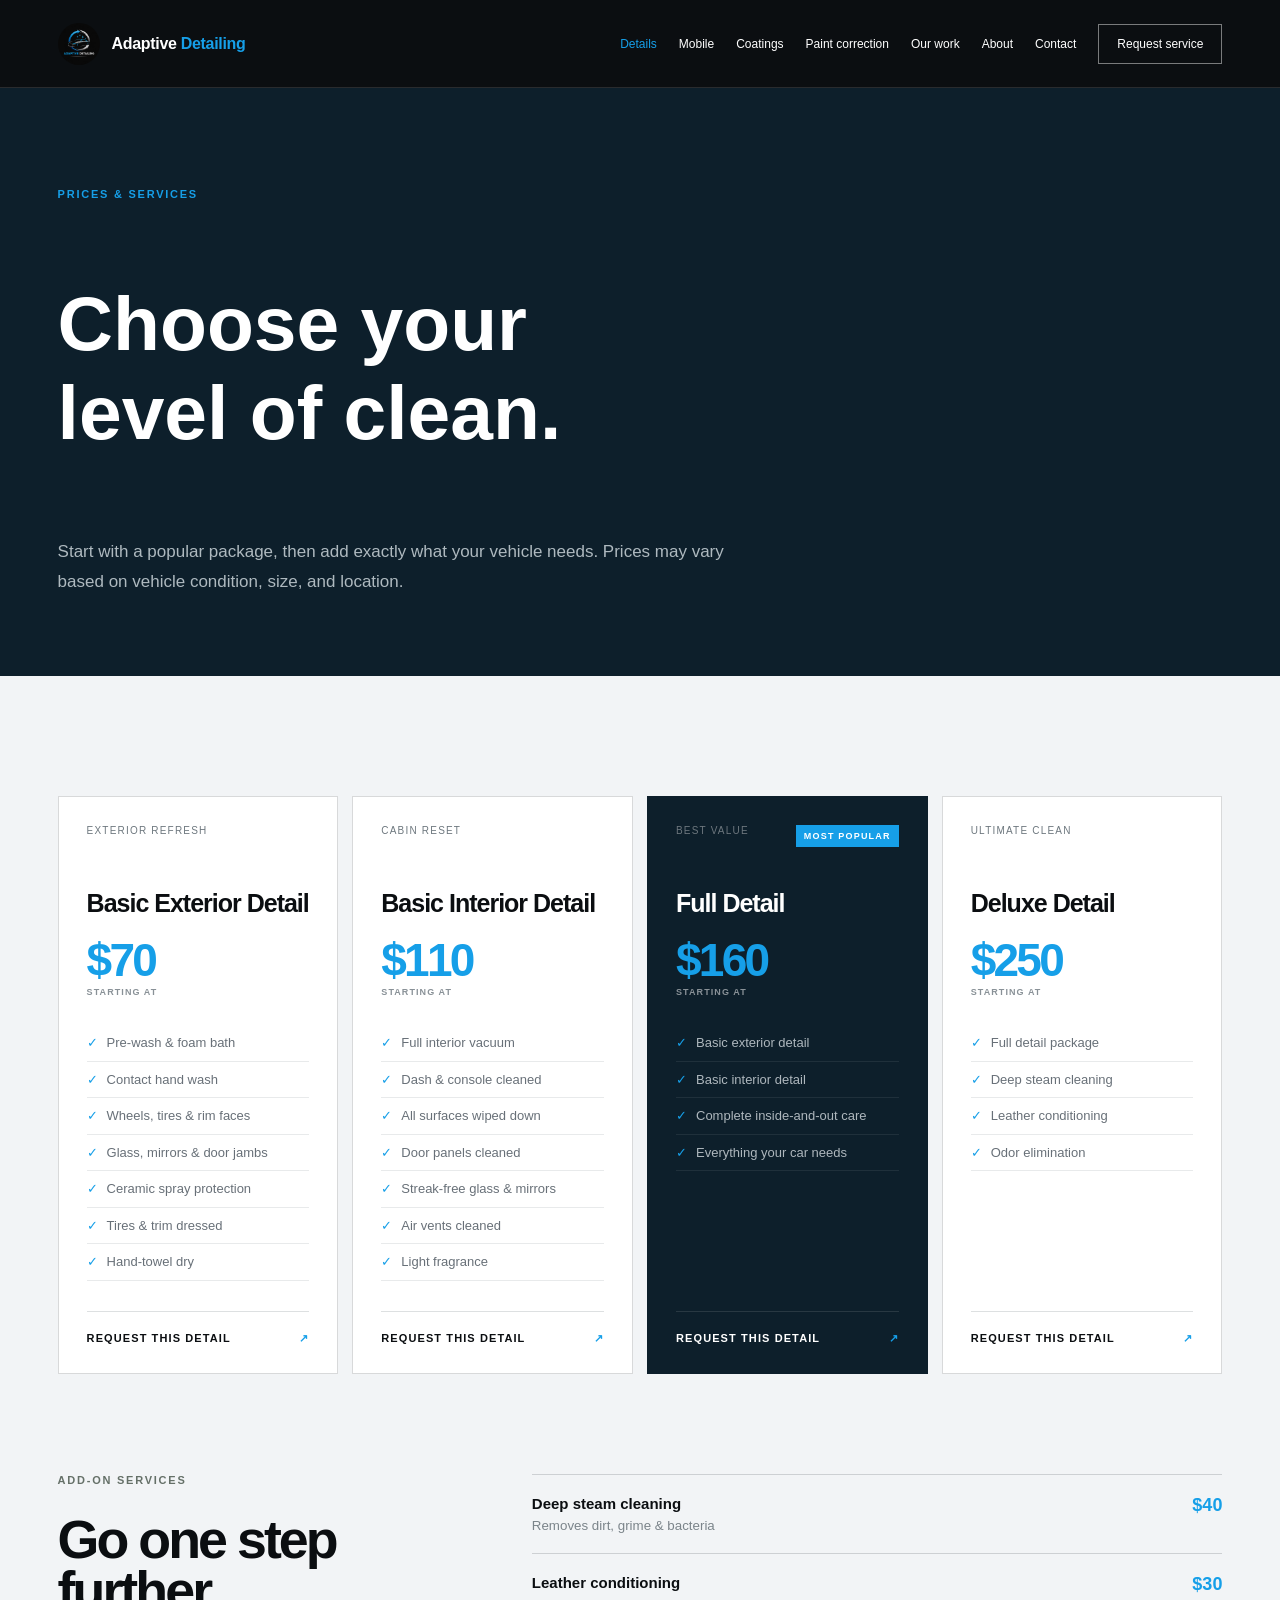
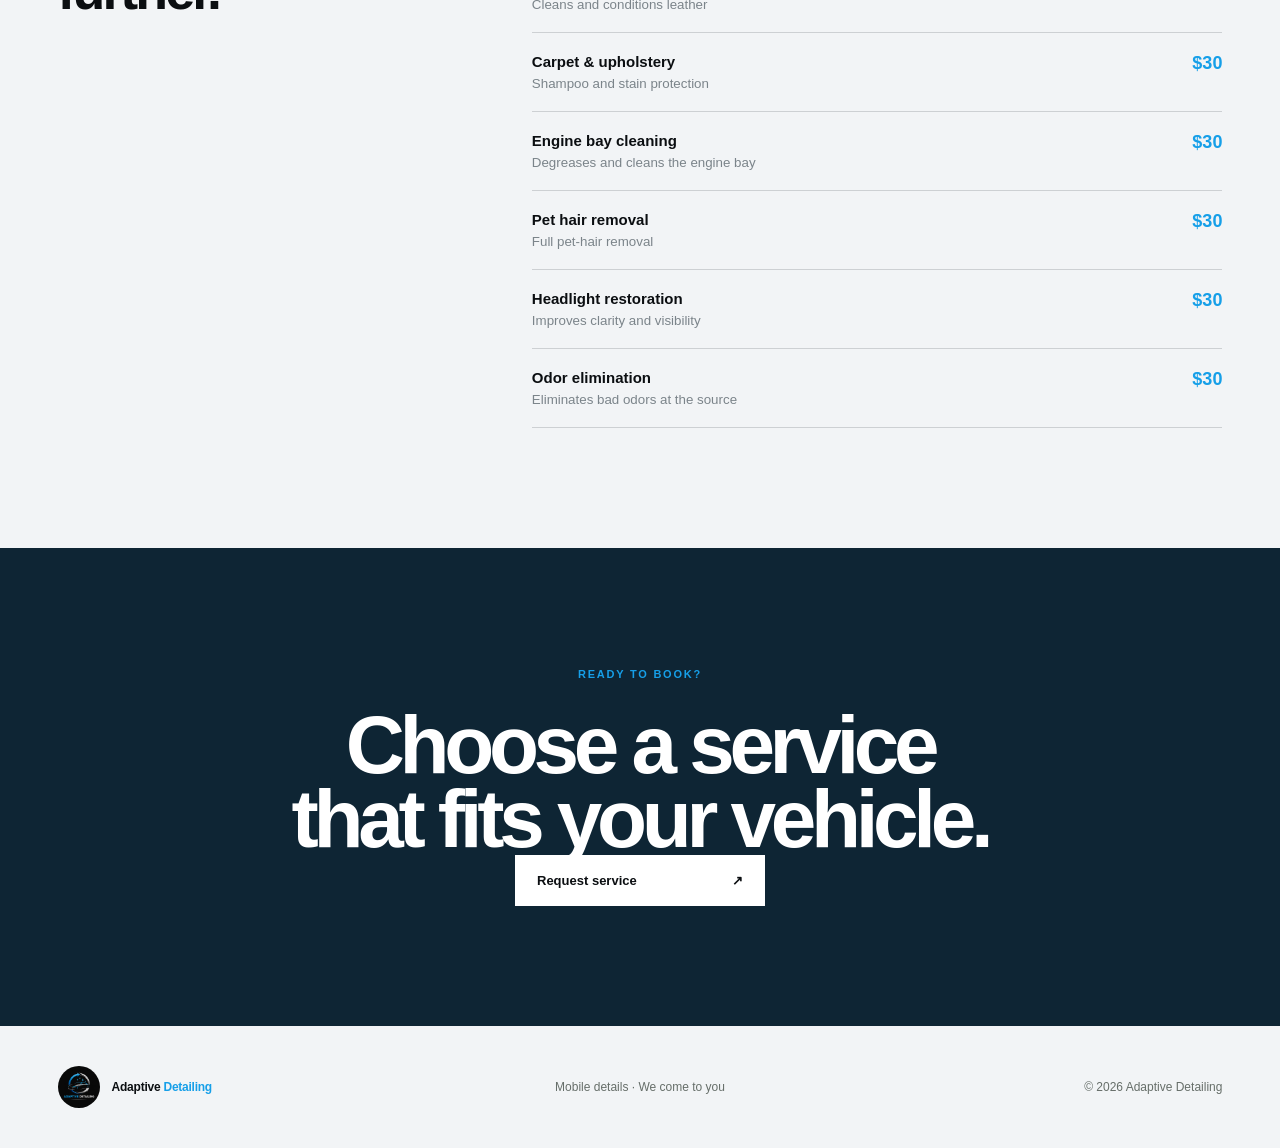
<file: services.html>
<!doctype html><html lang="en"><head><meta charset="utf-8"><meta name="viewport" content="width=device-width,initial-scale=1"><meta name="description" content="Adaptive Detailing packages and pricing in Irving, Texas."><title>Detail Packages | Adaptive Detailing</title><link rel="icon" href="adaptive-detailing-logo.jpg"><link rel="stylesheet" href="styles.css"></head><body><main>
<nav class="nav" aria-label="Main navigation"><a class="brand" href="index.html"><img src="adaptive-detailing-logo.jpg" alt=""><span>Adaptive <b>Detailing</b></span></a><button class="menu-toggle" type="button" aria-expanded="false" aria-controls="site-menu"><span></span><span></span><span></span><b>Menu</b></button><div class="nav-links" id="site-menu"><a class="active-page" href="services.html">Details</a><a href="mobile.html">Mobile</a><a href="coatings.html">Coatings</a><a href="paint-correction.html">Paint correction</a><a href="work.html">Our work</a><a href="about.html">About</a><a href="contact.html">Contact</a><a class="mobile-inquiry-link" href="request-service.html#inquiry">Request inquiry</a><a class="nav-cta" href="request-service.html">Request service</a></div></nav>
<header class="page-hero"><p class="eyebrow">Prices &amp; services</p><h1>Choose your<br>level of clean.</h1><p>Start with a popular package, then add exactly what your vehicle needs. Prices may vary based on vehicle condition, size, and location.</p></header>
<section class="services section"><div class="package-grid"><article class="package-card"><div class="package-top"><span>Exterior refresh</span></div><h3>Basic Exterior Detail</h3><p class="price">$70<small>starting at</small></p><ul><li>Pre-wash &amp; foam bath</li><li>Contact hand wash</li><li>Wheels, tires &amp; rim faces</li><li>Glass, mirrors &amp; door jambs</li><li>Ceramic spray protection</li><li>Tires &amp; trim dressed</li><li>Hand-towel dry</li></ul><a href="request-service.html?service=exterior">Request this detail <span>↗</span></a></article><article class="package-card"><div class="package-top"><span>Cabin reset</span></div><h3>Basic Interior Detail</h3><p class="price">$110<small>starting at</small></p><ul><li>Full interior vacuum</li><li>Dash &amp; console cleaned</li><li>All surfaces wiped down</li><li>Door panels cleaned</li><li>Streak-free glass &amp; mirrors</li><li>Air vents cleaned</li><li>Light fragrance</li></ul><a href="request-service.html?service=interior">Request this detail <span>↗</span></a></article><article class="package-card featured"><div class="package-top"><span>Best value</span><b>Most popular</b></div><h3>Full Detail</h3><p class="price">$160<small>starting at</small></p><ul><li>Basic exterior detail</li><li>Basic interior detail</li><li>Complete inside-and-out care</li><li>Everything your car needs</li></ul><a href="request-service.html?service=full">Request this detail <span>↗</span></a></article><article class="package-card"><div class="package-top"><span>Ultimate clean</span></div><h3>Deluxe Detail</h3><p class="price">$250<small>starting at</small></p><ul><li>Full detail package</li><li>Deep steam cleaning</li><li>Leather conditioning</li><li>Odor elimination</li></ul><a href="request-service.html?service=deluxe">Request this detail <span>↗</span></a></article></div>
<div class="addons"><div class="addons-title"><p class="eyebrow dark">Add-on services</p><h3>Go one step further.</h3></div><div class="addon-list"><div class="addon-row"><div><strong>Deep steam cleaning</strong><small>Removes dirt, grime &amp; bacteria</small></div><b>$40</b></div><div class="addon-row"><div><strong>Leather conditioning</strong><small>Cleans and conditions leather</small></div><b>$30</b></div><div class="addon-row"><div><strong>Carpet &amp; upholstery</strong><small>Shampoo and stain protection</small></div><b>$30</b></div><div class="addon-row"><div><strong>Engine bay cleaning</strong><small>Degreases and cleans the engine bay</small></div><b>$30</b></div><div class="addon-row"><div><strong>Pet hair removal</strong><small>Full pet-hair removal</small></div><b>$30</b></div><div class="addon-row"><div><strong>Headlight restoration</strong><small>Improves clarity and visibility</small></div><b>$30</b></div><div class="addon-row"><div><strong>Odor elimination</strong><small>Eliminates bad odors at the source</small></div><b>$30</b></div></div></div></section>
<section class="contact section"><p class="eyebrow">Ready to book?</p><h2>Choose a service<br>that fits your vehicle.</h2><div class="contact-actions"><a class="button button-light" href="request-service.html">Request service <span>↗</span></a></div></section><footer><a class="brand" href="index.html"><img src="adaptive-detailing-logo.jpg" alt=""><span>Adaptive <b>Detailing</b></span></a><p>Mobile details · We come to you</p><p>© 2026 Adaptive Detailing</p></footer></main><script src="google-ads.js"></script><script src="script.js"></script></body></html>
</file>
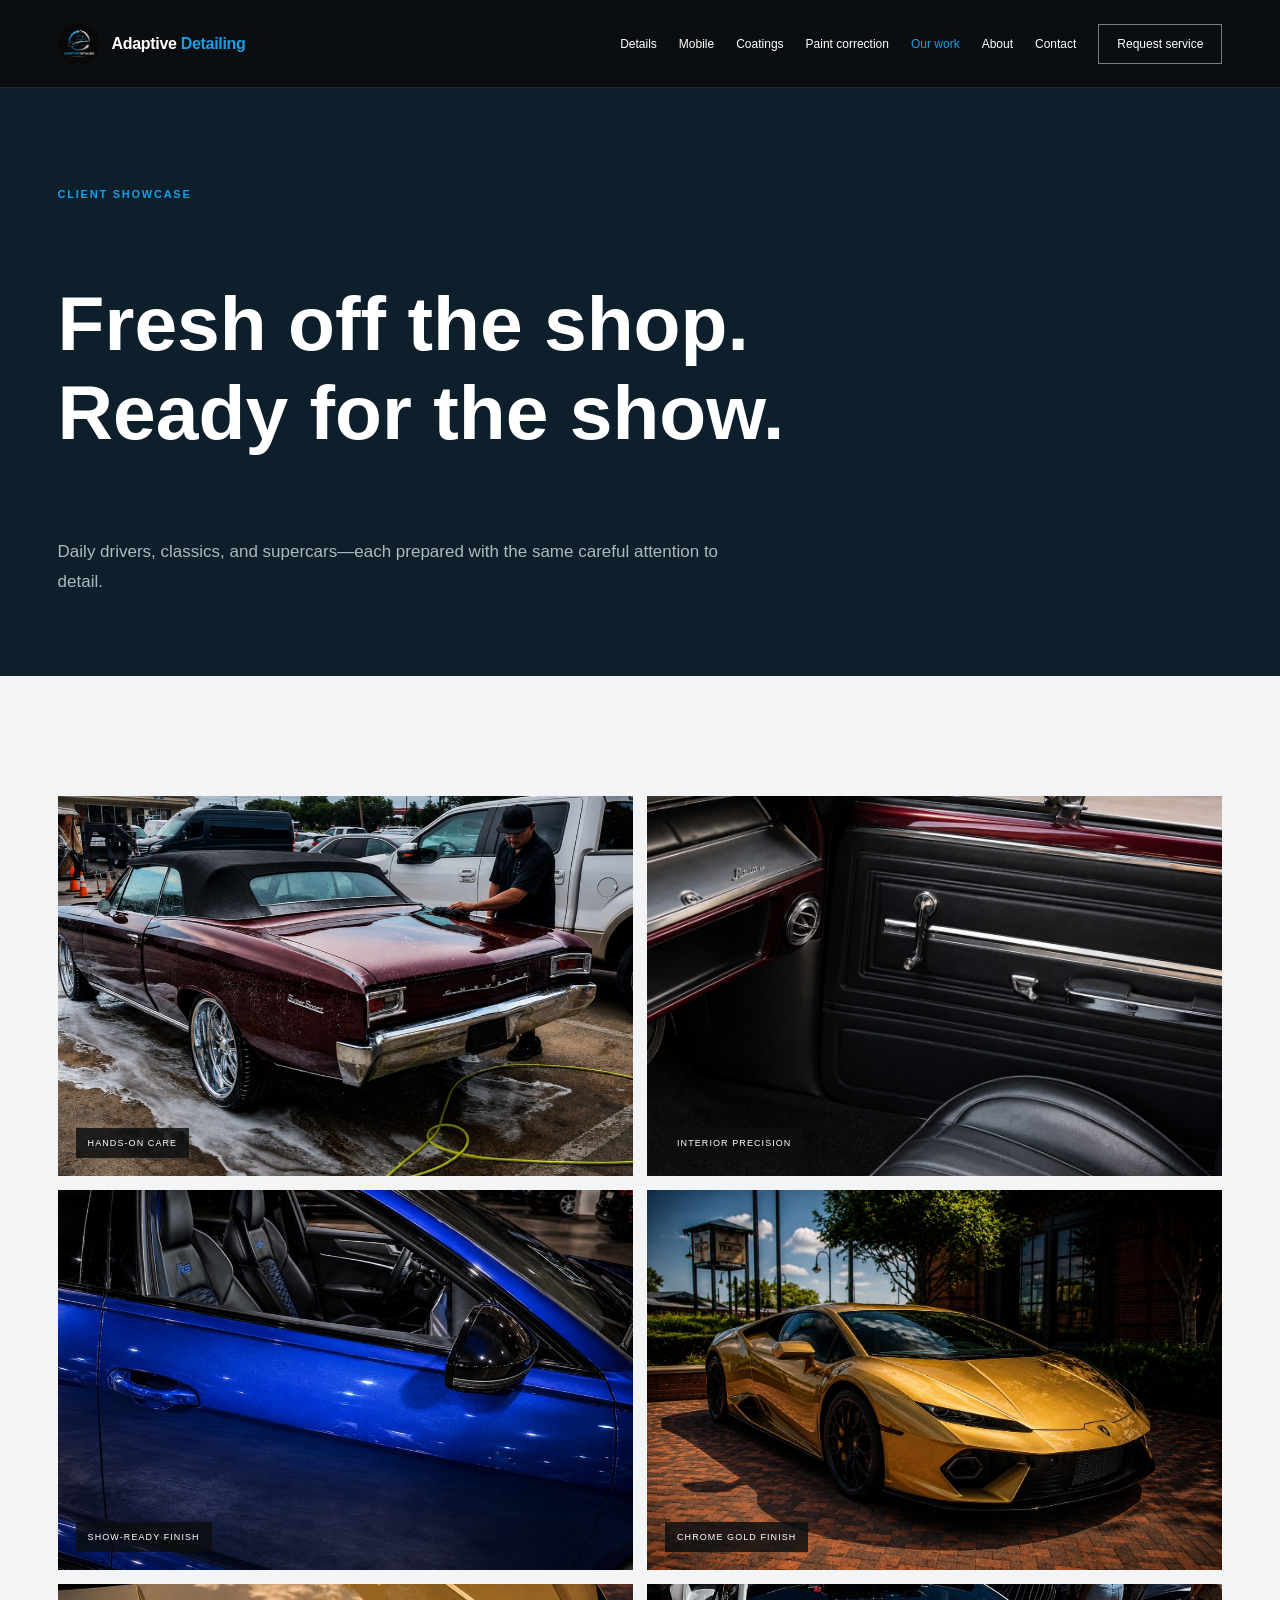
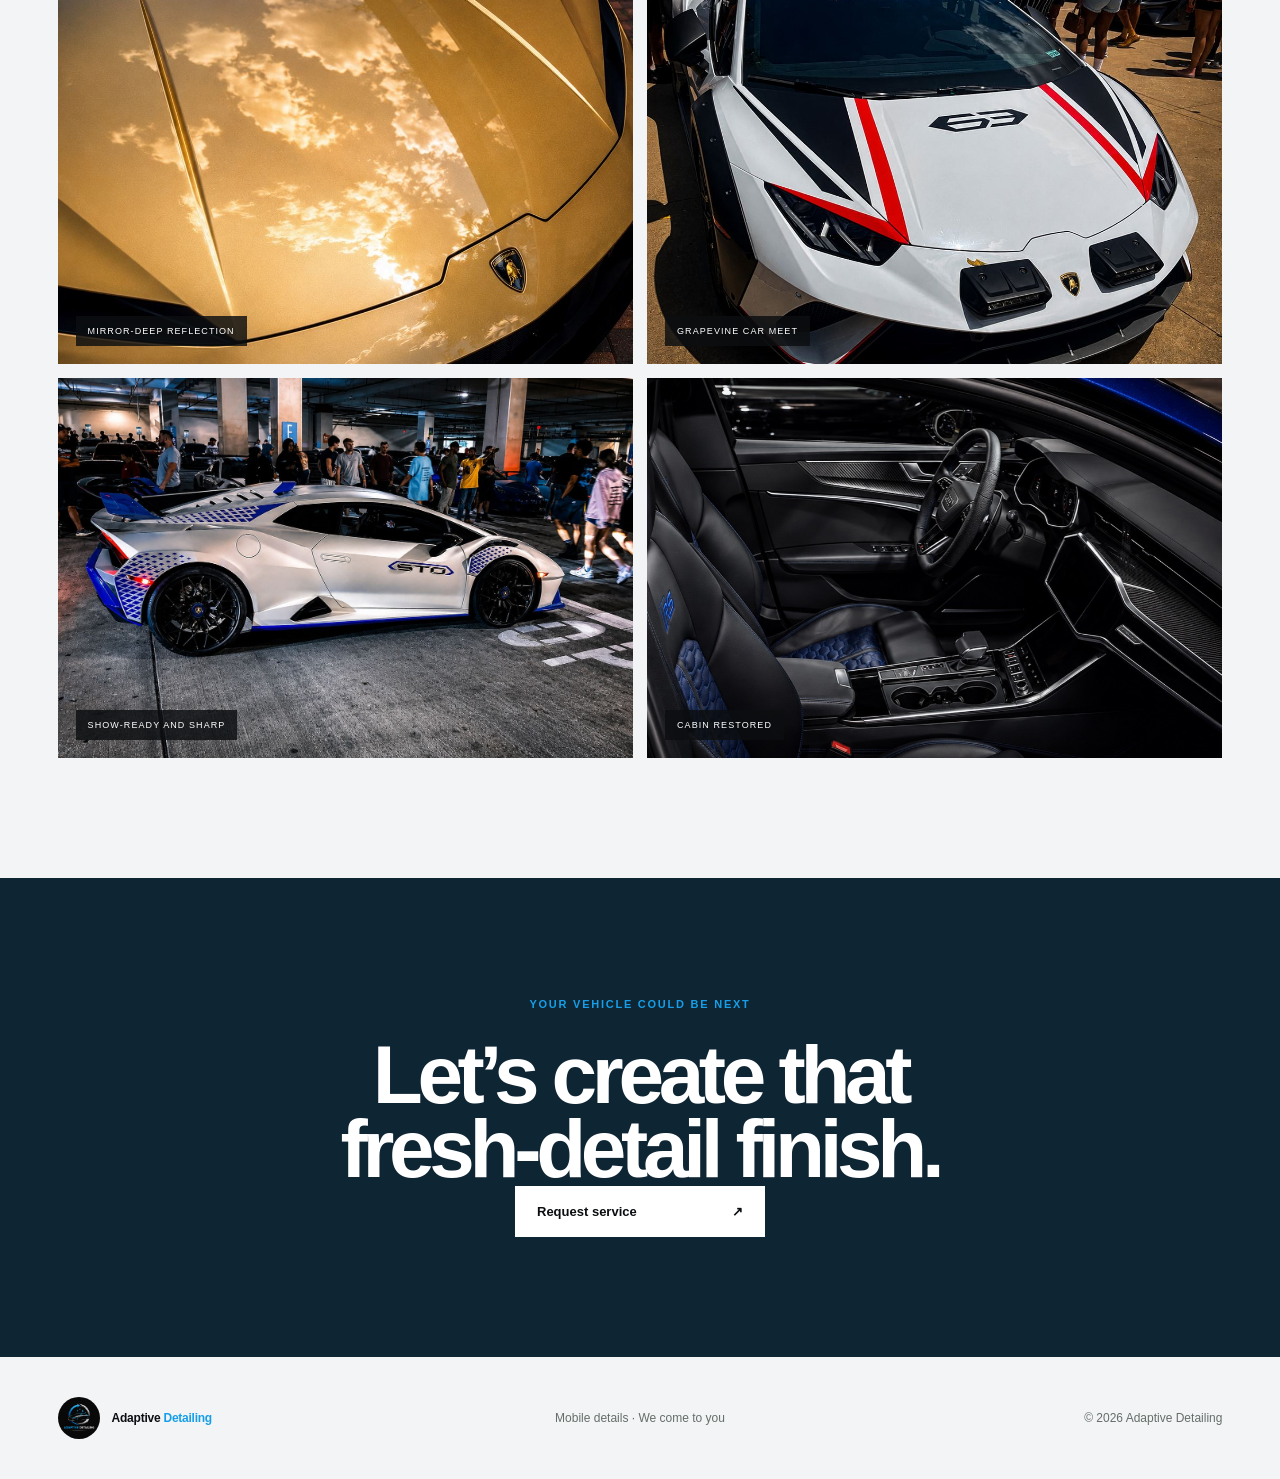
<file: work.html>
<!doctype html><html lang="en"><head><meta charset="utf-8"><meta name="viewport" content="width=device-width,initial-scale=1"><meta name="description" content="Recent work from Adaptive Detailing."><title>Our Work | Adaptive Detailing</title><link rel="icon" href="adaptive-detailing-logo.jpg"><link rel="stylesheet" href="styles.css"></head><body><main>
<nav class="nav" aria-label="Main navigation"><a class="brand" href="index.html"><img src="adaptive-detailing-logo.jpg" alt=""><span>Adaptive <b>Detailing</b></span></a><button class="menu-toggle" type="button" aria-expanded="false" aria-controls="site-menu"><span></span><span></span><span></span><b>Menu</b></button><div class="nav-links" id="site-menu"><a href="services.html">Details</a><a href="mobile.html">Mobile</a><a href="coatings.html">Coatings</a><a href="paint-correction.html">Paint correction</a><a class="active-page" href="work.html">Our work</a><a href="about.html">About</a><a href="contact.html">Contact</a><a class="mobile-inquiry-link" href="request-service.html#inquiry">Request inquiry</a><a class="nav-cta" href="request-service.html">Request service</a></div></nav>
<header class="page-hero"><p class="eyebrow">Client showcase</p><h1>Fresh off the shop.<br>Ready for the show.</h1><p>Daily drivers, classics, and supercars—each prepared with the same careful attention to detail.</p></header><section class="showcase section"><div class="showcase-grid"><figure><img src="5-Photo-5.jpg" alt="Classic Chevrolet being hand washed"><figcaption>Hands-on care</figcaption></figure><figure><img src="8-Photo-8.jpg" alt="Detailed classic car interior"><figcaption>Interior precision</figcaption></figure><figure><img src="11-Photo-11.jpg" alt="Polished blue performance vehicle"><figcaption>Show-ready finish</figcaption></figure><figure><img src="12-Photo-12.jpg" alt="Gold Lamborghini after an exterior detail"><figcaption>Chrome gold finish</figcaption></figure><figure><img src="13-Photo-13.jpg" alt="Gold Lamborghini hood reflecting the sky"><figcaption>Mirror-deep reflection</figcaption></figure><figure><img src="14-Photo-14.jpg" alt="White and red Lamborghini at a car meet"><figcaption>Grapevine car meet</figcaption></figure><figure><img src="15-Photo-15.jpg" alt="White and blue Lamborghini STO"><figcaption>Show-ready and sharp</figcaption></figure><figure><img src="10-Photo-10.jpg" alt="Professionally detailed vehicle interior"><figcaption>Cabin restored</figcaption></figure></div></section><section class="contact section"><p class="eyebrow">Your vehicle could be next</p><h2>Let’s create that<br>fresh-detail finish.</h2><a class="button button-light" href="request-service.html">Request service <span>↗</span></a></section><footer><a class="brand" href="index.html"><img src="adaptive-detailing-logo.jpg" alt=""><span>Adaptive <b>Detailing</b></span></a><p>Mobile details · We come to you</p><p>© 2026 Adaptive Detailing</p></footer></main><script src="google-ads.js"></script><script src="script.js"></script></body></html>
</file>
<file: styles.css>
:root { --ink:#0b0e11; --cream:#f2f4f6; --blue:#169fe8; --line:rgba(17,21,25,.16); }
* { box-sizing:border-box; }
html { scroll-behavior:smooth; }
body { margin:0; background:var(--cream); color:var(--ink); font-family:Arial, Helvetica, sans-serif; }
a { color:inherit; text-decoration:none; }
.nav { height:88px; padding:0 4.5vw; display:flex; align-items:center; justify-content:space-between; background:var(--ink); color:white; border-bottom:1px solid rgba(255,255,255,.12); }
.brand { display:flex; align-items:center; gap:12px; font-weight:700; letter-spacing:-.02em; }
.brand img { width:42px; height:42px; object-fit:cover; border-radius:50%; }
.brand b { color:var(--blue); }
.nav-links { display:flex; align-items:center; gap:22px; font-size:12px; }
.nav-cta { padding:12px 18px; border:1px solid rgba(255,255,255,.45); }
.mobile-inquiry-link { display:none; }
.hero { min-height:calc(100vh - 88px); background:var(--ink); color:white; display:grid; grid-template-columns:58% 42%; padding-left:4.5vw; overflow:hidden; }
.hero-copy { display:flex; flex-direction:column; justify-content:center; padding:9vh 5vw 10vh 0; position:relative; z-index:2; }
.eyebrow { color:var(--blue); text-transform:uppercase; letter-spacing:.16em; font-size:11px; font-weight:700; margin:0 0 28px; }
.hero h1, .section h2 { font-size:clamp(54px,7.2vw,112px); line-height:.9; letter-spacing:-.065em; margin:0; font-weight:700; }
.hero h1 em, .contact h2 em { color:var(--blue); font-family:Georgia, serif; font-weight:400; }
.hero-text { max-width:540px; font-size:18px; line-height:1.6; color:#b9bfbc; margin:38px 0; }
.hero-actions { display:flex; align-items:center; gap:14px; flex-wrap:wrap; }
.button { display:inline-flex; align-items:center; justify-content:space-between; gap:42px; padding:18px 22px; font-size:13px; font-weight:700; }
.button-primary { background:var(--blue); color:white; }
.button-mobile { color:white; border:1px solid rgba(255,255,255,.42); }
.text-link { font-size:13px; padding-bottom:5px; border-bottom:1px solid #777; }
.text-link span { color:var(--blue); margin-left:12px; }
.hero-visual { position:relative; background:linear-gradient(145deg,#1d2421,#090b0a); overflow:hidden; }
.hero-visual:after { content:""; position:absolute; inset:0; background:linear-gradient(90deg,rgba(11,14,17,.32),transparent 45%),linear-gradient(0deg,rgba(11,14,17,.48),transparent 45%); }
.hero-photo { width:100%; height:100%; object-fit:cover; object-position:center; position:absolute; inset:0; }
.shine { position:absolute; border-radius:50%; filter:blur(55px); z-index:1; }
.shine-one { width:210px; height:210px; background:rgba(22,159,232,.16); top:12%; right:3%; }
.shine-two { width:150px; height:420px; background:rgba(255,255,255,.09); top:30%; left:12%; transform:rotate(35deg); }
.hero-badge { position:absolute; z-index:3; left:13%; top:13%; border:1px solid rgba(255,255,255,.2); padding:20px; width:150px; }
.hero-badge span { display:block; font-size:38px; color:var(--blue); letter-spacing:-.08em; }
.hero-badge small { display:block; margin-top:30px; color:#aab1ad; line-height:1.4; }
.vertical-type { position:absolute; z-index:3; right:20px; bottom:18px; writing-mode:vertical-rl; font-size:9px; letter-spacing:.3em; color:#7a827e; }
.logo-frame { position:absolute; inset:8% 8% 10%; z-index:2; display:grid; place-items:center; }
.logo-frame img { width:min(90%,620px); aspect-ratio:1; object-fit:cover; border-radius:50%; filter:drop-shadow(0 28px 50px rgba(0,0,0,.5)); }
.blue-glow { position:absolute; width:65%; aspect-ratio:1; background:rgba(22,159,232,.2); filter:blur(90px); border-radius:50%; left:12%; top:18%; }
.hero-proof { display:flex; gap:22px; flex-wrap:wrap; margin-top:45px; color:#8f9994; font-size:10px; text-transform:uppercase; letter-spacing:.1em; }
.hero-proof span:before { content:"✓"; color:var(--blue); margin-right:7px; }
.marquee { min-height:72px; background:var(--blue); color:white; display:flex; align-items:center; justify-content:space-around; gap:24px; overflow:hidden; text-transform:uppercase; letter-spacing:.1em; font-size:12px; font-weight:700; white-space:nowrap; }
.marquee i { font-style:normal; }
.service-menu { background:white; display:grid; grid-template-columns:repeat(4,1fr); border-bottom:1px solid var(--line); }
.service-menu a { min-height:145px; padding:28px 2.2vw; border-right:1px solid var(--line); display:flex; flex-direction:column; transition:background .2s ease,color .2s ease; }
.service-menu a:last-child { border-right:0; }
.service-menu a:hover { background:#0d1f2b; color:white; }
.service-menu small { color:var(--blue); font-size:9px; letter-spacing:.14em; }
.service-menu strong { margin:18px 0 7px; font-size:17px; }
.service-menu span { color:#768087; font-size:11px; line-height:1.5; }
.section { padding:120px 4.5vw; }
.section-heading { display:grid; grid-template-columns:1.4fr .6fr; align-items:end; gap:50px; margin-bottom:70px; }
.eyebrow.dark { color:#657068; }
.section-heading h2 { font-size:clamp(48px,6vw,84px); }
.section-heading>p { color:#636b66; line-height:1.7; max-width:440px; }
.service-grid { display:grid; grid-template-columns:repeat(3,1fr); border-top:1px solid var(--line); }
.service-card { padding:34px 34px 8px 0; min-height:350px; border-right:1px solid var(--line); display:flex; flex-direction:column; }
.service-card + .service-card { padding-left:34px; }
.service-card:last-child { border-right:0; }
.service-card>span { font:italic 15px Georgia,serif; color:#767f79; }
.service-card h3 { font-size:28px; letter-spacing:-.04em; margin:60px 0 18px; }
.service-card p { color:#69716c; line-height:1.65; margin:0 0 34px; }
.service-card a { margin-top:auto; padding-top:20px; border-top:1px solid var(--line); font-size:12px; font-weight:700; text-transform:uppercase; letter-spacing:.08em; display:flex; justify-content:space-between; }
.service-card b { color:#779400; }
.package-grid { display:grid; grid-template-columns:repeat(4,1fr); gap:14px; }
.package-card { background:white; border:1px solid var(--line); padding:28px; min-height:520px; display:flex; flex-direction:column; position:relative; transition:transform .2s ease, box-shadow .2s ease; }
.package-card:hover { transform:translateY(-4px); box-shadow:0 18px 45px rgba(13,34,49,.1); }
.package-card.featured { background:#0d1f2b; color:white; border-color:#0d1f2b; }
.package-top { min-height:24px; display:flex; justify-content:space-between; align-items:start; font-size:10px; text-transform:uppercase; letter-spacing:.12em; color:#6d777e; }
.package-top b { background:var(--blue); color:white; padding:6px 8px; font-size:9px; }
.package-card h3 { font-size:25px; letter-spacing:-.04em; margin:40px 0 15px; }
.price { color:var(--blue); font-size:46px; font-weight:800; letter-spacing:-.06em; margin:0 0 28px; }
.price small { display:block; color:#899197; font-size:9px; letter-spacing:.12em; text-transform:uppercase; font-weight:600; }
.package-card ul { list-style:none; margin:0 0 30px; padding:0; color:#687078; font-size:13px; line-height:1.5; }
.featured ul { color:#aeb7bd; }
.package-card li { padding:8px 0 8px 20px; border-bottom:1px solid rgba(120,130,136,.17); position:relative; }
.package-card li:before { content:"✓"; position:absolute; left:0; color:var(--blue); }
.package-card>a { margin-top:auto; border-top:1px solid rgba(120,130,136,.25); padding-top:20px; display:flex; justify-content:space-between; font-size:11px; text-transform:uppercase; letter-spacing:.1em; font-weight:700; }
.package-card>a span { color:var(--blue); }
.addons { margin-top:100px; display:grid; grid-template-columns:.7fr 1.3fr; gap:8vw; align-items:start; }
.addons-title h3 { font-size:clamp(38px,4.2vw,64px); line-height:.95; letter-spacing:-.055em; margin:0; }
.addon-list { border-top:1px solid var(--line); }
.addon-row { display:flex; justify-content:space-between; gap:20px; padding:20px 0; border-bottom:1px solid var(--line); }
.addon-row strong { display:block; font-size:15px; }
.addon-row small { display:block; color:#7b848a; margin-top:6px; }
.addon-row>b { color:var(--blue); font-size:18px; }
.mobile-service { background:#0d1f2b; color:white; display:grid; grid-template-columns:.9fr 1.1fr; gap:7vw; align-items:center; }
.mobile-service-photo { min-height:720px; position:relative; overflow:hidden; }
.mobile-service-photo img { position:absolute; inset:0; width:100%; height:100%; object-fit:cover; }
.distance-badge { position:absolute; right:0; bottom:0; background:var(--blue); padding:26px; width:190px; display:grid; gap:5px; }
.distance-badge strong { font-size:30px; letter-spacing:-.05em; }
.distance-badge span { font-size:9px; text-transform:uppercase; letter-spacing:.12em; }
.mobile-service-copy h2 { font-size:clamp(46px,5.6vw,84px); }
.mobile-service-copy>p:not(.eyebrow) { color:#aeb9bf; font-size:17px; line-height:1.75; max-width:680px; margin:34px 0; }
.travel-note { border-left:3px solid var(--blue); background:rgba(22,159,232,.08); padding:20px 24px; margin-bottom:34px; }
.travel-note strong { display:block; font-size:14px; text-transform:uppercase; letter-spacing:.09em; }
.travel-note p { color:#b7c3ca; line-height:1.6; margin:8px 0 0; font-size:14px; }
.benefit-grid { display:grid; grid-template-columns:1fr 1fr; gap:1px; background:#32424d; margin-bottom:34px; }
.benefit-grid div { background:#0d1f2b; padding:22px; }
.benefit-grid span { color:var(--blue); font-size:9px; }
.benefit-grid strong { display:block; margin:13px 0 8px; font-size:15px; }
.benefit-grid p { color:#9eabb3; font-size:12px; line-height:1.55; margin:0; }
.mobile-booking { scroll-margin-top:20px; background:#071722; color:white; display:grid; grid-template-columns:.8fr 1.2fr; gap:8vw; align-items:start; }
.mobile-booking-intro { position:sticky; top:40px; }
.mobile-booking-intro h2 { font-size:clamp(50px,6vw,90px); }
.mobile-booking-intro>p:not(.eyebrow) { color:#aeb9bf; line-height:1.75; font-size:17px; max-width:560px; margin:34px 0; }
.booking-availability { display:flex; align-items:center; gap:15px; border:1px solid rgba(22,159,232,.35); background:rgba(22,159,232,.08); padding:20px; max-width:390px; }
.booking-availability>span { width:12px; height:12px; flex:0 0 auto; border-radius:50%; background:#60d66a; box-shadow:0 0 0 5px rgba(96,214,106,.12); }
.booking-availability strong,.booking-availability small { display:block; }
.booking-availability strong { font-size:13px; }
.booking-availability small { margin-top:5px; color:#9eabb3; font-size:11px; }
.saturday-note { margin-top:18px; padding:20px; border:1px solid rgba(255,255,255,.2); color:#b7c3ca; font-size:13px; line-height:1.6; }
.saturday-note strong { display:block; color:white; margin-bottom:6px; }
.saturday-note a { color:var(--blue); text-decoration:underline; }
.mobile-booking-form { background:white; color:var(--ink); padding:clamp(28px,4vw,56px); display:grid; gap:24px; }
.mobile-booking-form label { display:grid; gap:9px; }
.mobile-booking-form label>span,.booking-fieldset legend { text-transform:uppercase; letter-spacing:.11em; color:#657078; font-size:9px; font-weight:700; }
.mobile-booking-form label>span small { font-weight:400; }
.mobile-booking-form input,.mobile-booking-form select,.mobile-booking-form textarea { width:100%; border:1px solid #cbd1d5; border-radius:0; background:#f7f8f9; color:var(--ink); font:inherit; font-size:15px; padding:16px; outline:none; }
.mobile-booking-form textarea { resize:vertical; min-height:110px; }
.mobile-booking-form input:focus,.mobile-booking-form select:focus,.mobile-booking-form textarea:focus { border-color:var(--blue); box-shadow:0 0 0 3px rgba(22,159,232,.13); }
.booking-fieldset { min-width:0; margin:0; padding:0; border:0; }
.booking-fieldset>p { margin:7px 0 14px; color:#747e84; font-size:11px; }
.calendar { min-width:0; border:1px solid #d9dfe2; background:#f7f8f9; padding:18px; }
.calendar-header { display:flex; align-items:center; justify-content:space-between; gap:10px; margin-bottom:14px; }
.calendar-header strong { text-transform:uppercase; letter-spacing:.08em; font-size:13px; }
.calendar-nav { flex:0 0 auto; width:42px; height:42px; border:1px solid #cbd1d5; border-radius:0; background:white; color:var(--ink); font-size:20px; line-height:1; cursor:pointer; }
.calendar-nav:disabled { opacity:.3; cursor:not-allowed; }
.calendar-weekdays,.calendar-grid { display:grid; grid-template-columns:repeat(7,1fr); gap:5px; }
.calendar-weekdays { margin-bottom:6px; }
.calendar-weekdays span { text-align:center; font-size:10px; text-transform:uppercase; letter-spacing:.06em; color:#8a9298; }
.calendar-day { min-width:0; aspect-ratio:1; min-height:38px; border:0; border-radius:0; background:transparent; padding:0; }
.calendar-day.day-cell { border:1px solid #d9dfe2; background:#eef1f3; color:#8b9297; font:inherit; font-size:14px; font-weight:700; }
.calendar-day.available { border-color:var(--blue); background:white; color:var(--ink); cursor:pointer; }
.calendar-day.available:hover { background:rgba(22,159,232,.12); }
.calendar-day.selected,.calendar-day.selected:hover { background:#0d1f2b; border-color:#0d1f2b; color:white; }
.calendar-day:disabled { cursor:not-allowed; }
.calendar-selected { margin:14px 0 0; font-size:12px; font-weight:700; color:#4a5257; }
.photo-upload { border:1px dashed #9fa8ad; background:#f7f8f9; padding:18px; cursor:pointer; }
.photo-upload input { padding:12px 0 0; border:0; background:transparent; }
.photo-upload b { color:#657078; font-size:11px; font-weight:400; }
.specialty-services { background:#e9edf0; }
.specialty-heading { display:grid; grid-template-columns:1.2fr .8fr; gap:6vw; align-items:end; margin-bottom:80px; }
.specialty-heading .eyebrow { grid-column:1 / -1; margin-bottom:-20px; }
.specialty-heading h2 { font-size:clamp(48px,6vw,88px); }
.specialty-heading>p:last-child { color:#616c73; line-height:1.75; max-width:560px; }
.specialty-card { display:grid; grid-template-columns:1fr 1fr; min-height:650px; background:white; margin-top:18px; scroll-margin-top:20px; }
.specialty-card.reverse .specialty-image { order:2; }
.specialty-image { position:relative; min-height:520px; overflow:hidden; }
.specialty-image img { position:absolute; inset:0; width:100%; height:100%; object-fit:cover; }
.specialty-image span { position:absolute; left:24px; bottom:24px; color:white; background:rgba(11,14,17,.84); padding:12px 14px; font-size:9px; text-transform:uppercase; letter-spacing:.12em; }
.specialty-copy { padding:clamp(38px,6vw,88px); display:flex; flex-direction:column; justify-content:center; }
.specialty-copy h3 { font-size:clamp(36px,4vw,60px); line-height:.98; letter-spacing:-.055em; margin:0 0 28px; }
.specialty-copy>p:not(.eyebrow) { color:#657078; line-height:1.7; margin:0 0 28px; }
.specialty-copy ul { list-style:none; padding:0; margin:0 0 36px; border-top:1px solid var(--line); }
.specialty-copy li { position:relative; padding:13px 0 13px 22px; border-bottom:1px solid var(--line); font-size:13px; }
.specialty-copy li:before { content:"✓"; position:absolute; left:0; color:var(--blue); }
.specialty-copy a { font-size:11px; font-weight:700; text-transform:uppercase; letter-spacing:.1em; display:flex; justify-content:space-between; border-top:1px solid var(--ink); padding-top:18px; }
.specialty-copy a span { color:var(--blue); }
.work-strip { background:var(--ink); padding:0 4.5vw 120px; display:grid; grid-template-columns:1.3fr .75fr .75fr; gap:14px; }
.work-strip figure { margin:0; min-height:430px; position:relative; overflow:hidden; }
.work-strip img { width:100%; height:100%; object-fit:cover; position:absolute; inset:0; transition:transform .45s ease; }
.work-strip figure:hover img { transform:scale(1.025); }
.work-strip figcaption { position:absolute; left:18px; bottom:18px; background:rgba(11,14,17,.82); color:white; padding:10px 12px; text-transform:uppercase; letter-spacing:.12em; font-size:9px; }
.showcase-grid { display:grid; grid-template-columns:repeat(2,1fr); gap:14px; }
.showcase-grid figure { margin:0; min-height:380px; position:relative; overflow:hidden; }
.showcase-grid img { width:100%; height:100%; object-fit:cover; position:absolute; inset:0; transition:transform .45s ease; }
.showcase-grid figure:hover img { transform:scale(1.025); }
.showcase-grid figcaption { position:absolute; left:18px; bottom:18px; background:rgba(11,14,17,.82); color:white; padding:10px 12px; text-transform:uppercase; letter-spacing:.12em; font-size:9px; }
.about { background:var(--ink); color:white; display:grid; grid-template-columns:1fr 1fr; gap:8vw; align-items:center; }
.about-art { min-height:600px; position:relative; background:radial-gradient(circle at 50% 50%,#26302b 0,#131815 60%); display:grid; place-items:center; overflow:hidden; }
.about-art img { width:100%; height:100%; position:absolute; inset:0; object-fit:cover; }
.about-art>span { font-size:clamp(100px,16vw,260px); font-weight:800; letter-spacing:-.12em; color:transparent; -webkit-text-stroke:1px rgba(22,159,232,.55); transform:translateX(-4%); }
.orbit { position:absolute; width:75%; aspect-ratio:1; border:1px solid rgba(22,159,232,.25); border-radius:50%; }
.orbit:after { content:""; width:13px; height:13px; background:var(--blue); border-radius:50%; position:absolute; right:10%; top:20%; box-shadow:0 0 25px var(--blue); }
.about-copy h2 { font-size:clamp(48px,6vw,88px); }
.about-copy>p:not(.eyebrow) { color:#aeb5b1; line-height:1.8; font-size:17px; max-width:600px; margin:35px 0 50px; }
.principles { border-top:1px solid #3a403d; }
.principles div { display:grid; grid-template-columns:50px 1fr; gap:16px; padding:18px 0; border-bottom:1px solid #3a403d; }
.principles strong { color:var(--blue); font-size:11px; }
.principles span { font-size:13px; text-transform:uppercase; letter-spacing:.08em; }
.location { display:grid; grid-template-columns:1fr 1fr; gap:8vw; align-items:start; }
.location h2 { font-size:clamp(46px,5.8vw,82px); }
.contact-list { border-top:1px solid var(--line); }
.contact-list>a { padding:24px 0; border-bottom:1px solid var(--line); display:grid; grid-template-columns:1fr 3fr auto; align-items:center; gap:18px; }
.contact-list small { text-transform:uppercase; letter-spacing:.12em; color:#778087; font-size:9px; }
.contact-list strong { font-size:18px; line-height:1.4; }
.contact-list>a>span { color:var(--blue); }
.social-row { display:flex; gap:12px; margin-top:25px; }
.social-row a { background:var(--ink); color:white; padding:14px 18px; font-size:11px; text-transform:uppercase; letter-spacing:.08em; }
.inquiry { background:#0d1f2b; color:white; display:grid; grid-template-columns:.85fr 1.15fr; gap:8vw; align-items:start; }
.inquiry h2 { font-size:clamp(46px,5.5vw,82px); }
.inquiry-intro>p:not(.eyebrow) { color:#aeb9bf; line-height:1.75; font-size:16px; max-width:540px; margin:30px 0 38px; }
.mobile-request-card { margin:0 0 24px; padding:24px; border:1px solid rgba(22,159,232,.45); background:rgba(22,159,232,.08); display:grid; gap:20px; }
.mobile-request-card span { color:var(--blue); font-size:9px; font-weight:700; letter-spacing:.14em; text-transform:uppercase; }
.mobile-request-card h3 { margin:8px 0; font-size:25px; letter-spacing:-.035em; }
.mobile-request-card p { margin:0; color:#aeb9bf; font-size:14px; line-height:1.6; }
.mobile-request-card .button { width:100%; }
.inquiry-photo { min-height:280px; overflow:hidden; }
.inquiry-photo img { width:100%; height:100%; object-fit:cover; display:block; }
.inquiry-form { background:white; color:var(--ink); padding:clamp(28px,4vw,56px); display:grid; gap:24px; }
.field-row { display:grid; grid-template-columns:1fr 1fr; gap:18px; }
.inquiry-form label { display:grid; gap:9px; }
.inquiry-form label>span { text-transform:uppercase; letter-spacing:.11em; color:#657078; font-size:9px; font-weight:700; }
.inquiry-form input,.inquiry-form select,.inquiry-form textarea { width:100%; border:1px solid #cbd1d5; border-radius:0; background:#f7f8f9; color:var(--ink); font:inherit; font-size:15px; padding:16px; outline:none; }
.inquiry-form textarea { resize:vertical; min-height:150px; }
.inquiry-form input:focus,.inquiry-form select:focus,.inquiry-form textarea:focus { border-color:var(--blue); box-shadow:0 0 0 3px rgba(22,159,232,.13); }
.form-button { border:0; cursor:pointer; background:var(--blue); color:white; width:100%; }
.form-note { margin:0; color:#747e84; font-size:11px; line-height:1.6; }
.form-note a { color:#0c7ebc; text-decoration:underline; }
.saturday-request { border:1px solid #cbd1d5; background:#f1f6f9; padding:22px; display:grid; gap:14px; }
.saturday-request h3 { margin:0; font-size:22px; letter-spacing:-.03em; }
.saturday-request p { margin:0; color:#657078; font-size:13px; line-height:1.6; }
.contact { text-align:center; background:#0e2534; color:white; display:flex; flex-direction:column; align-items:center; }
.contact h2 { font-size:clamp(48px,6.4vw,96px); max-width:1100px; }
.contact>p:not(.eyebrow) { color:#b7c0ba; max-width:560px; line-height:1.7; margin:34px 0; }
.button-light { background:white; color:var(--ink); min-width:250px; }
.contact-actions { display:flex; gap:12px; flex-wrap:wrap; justify-content:center; }
.button-outline { color:white; border:1px solid rgba(255,255,255,.45); min-width:220px; }
.contact small { margin-top:40px; color:#8f9a93; text-transform:uppercase; letter-spacing:.12em; }
footer { padding:40px 4.5vw; display:grid; grid-template-columns:1fr 1fr 1fr; align-items:center; gap:30px; font-size:12px; }
footer p:nth-child(2) { text-align:center; color:#666e69; }
footer p:last-child { text-align:right; color:#666e69; }
.menu-toggle { display:none; }
.home-intro { display:grid; grid-template-columns:1.25fr .75fr; gap:7vw; align-items:end; }
.home-intro h2,.page-hero h1 { font-size:clamp(48px,6vw,88px); }
.home-intro>p { color:#657078; line-height:1.75; max-width:520px; }
.home-work { padding-top:120px; }
.page-hero { min-height:430px; padding:100px 4.5vw 80px; background:#0d1f2b; color:white; display:flex; flex-direction:column; justify-content:end; }
.page-hero p:last-child { color:#aeb9bf; max-width:700px; font-size:17px; line-height:1.75; margin:28px 0 0; }
.page-actions { display:flex; gap:12px; flex-wrap:wrap; margin-top:34px; }
.page-actions .button-outline { min-width:0; }
.active-page { color:var(--blue) !important; }
@media (max-width:800px) {
  .nav { position:relative; }
  .menu-toggle { display:grid; width:48px; height:48px; place-content:center; gap:5px; border:0; background:transparent; color:white; cursor:pointer; }
  .menu-toggle span { display:block; width:24px; height:2px; background:currentColor; }
  .menu-toggle b { position:absolute; width:1px; height:1px; overflow:hidden; clip:rect(0 0 0 0); }
  .nav-links { display:none; position:absolute; z-index:20; left:0; right:0; top:100%; padding:18px 6vw 24px; background:#0b0e11; border-top:1px solid #2a3136; align-items:stretch; }
  .nav-links.is-open { display:flex; }
  .nav-links a { padding:12px 0; font-size:13px; }
  .nav-links .mobile-inquiry-link { display:block; color:var(--blue); }
  .nav-links .nav-cta { text-align:center; margin-top:8px; padding:14px 16px; }
  .hero { grid-template-columns:1fr; padding:0; }
  .hero-copy { padding:90px 6vw; }
  .hero-visual { min-height:440px; }
  .hero-actions { align-items:flex-start; flex-direction:column; }
  .marquee span:nth-of-type(3), .marquee i:last-child { display:none; }
  .section { padding:80px 6vw; }
  .service-menu { grid-template-columns:1fr 1fr; }
  .service-menu a:nth-child(2) { border-right:0; }
  .service-menu a:nth-child(-n+2) { border-bottom:1px solid var(--line); }
  .section-heading, .about, .inquiry, .mobile-service, .mobile-booking, .specialty-heading, .specialty-card, .home-intro { grid-template-columns:1fr; }
  .service-grid { grid-template-columns:1fr; }
  .package-grid { grid-template-columns:1fr; }
  .package-card { min-height:auto; }
  .addons, .location { grid-template-columns:1fr; }
  .mobile-service-photo { min-height:500px; }
  .mobile-booking-intro { position:static; }
  .specialty-heading .eyebrow { grid-column:auto; margin-bottom:0; }
  .specialty-card.reverse .specialty-image { order:0; }
  .contact-list>a { grid-template-columns:1fr auto; }
  .contact-list>a small { grid-column:1 / -1; }
  .service-card, .service-card + .service-card { padding:30px 0; border-right:0; border-bottom:1px solid var(--line); min-height:280px; }
  .service-card h3 { margin-top:40px; }
  .about-art { min-height:390px; order:2; }
  .work-strip { padding:0 6vw 80px; grid-template-columns:1fr 1fr; }
  .work-strip .work-wide { grid-column:1 / -1; }
  .work-strip figure { min-height:300px; }
  .showcase-grid figure { min-height:300px; }
  .field-row { grid-template-columns:1fr; }
  footer { grid-template-columns:1fr; }
  footer p:nth-child(2), footer p:last-child { text-align:left; }
}
@media (max-width:520px) {
  .service-menu { grid-template-columns:1fr; }
  .service-menu a { min-height:auto; border-right:0; border-bottom:1px solid var(--line); }
  .benefit-grid { grid-template-columns:1fr; }
  .work-strip { grid-template-columns:1fr; }
  .work-strip .work-wide { grid-column:auto; }
  .work-strip figure { min-height:330px; }
  .showcase-grid { grid-template-columns:1fr; }
  .showcase-grid figure { min-height:330px; }
  .contact-actions { flex-direction:column; width:100%; }
  .calendar { padding:12px; }
  .calendar-nav { width:38px; height:38px; font-size:18px; }
  .calendar-weekdays,.calendar-grid { gap:3px; }
  .calendar-day.day-cell { font-size:12px; }
}
</file>
